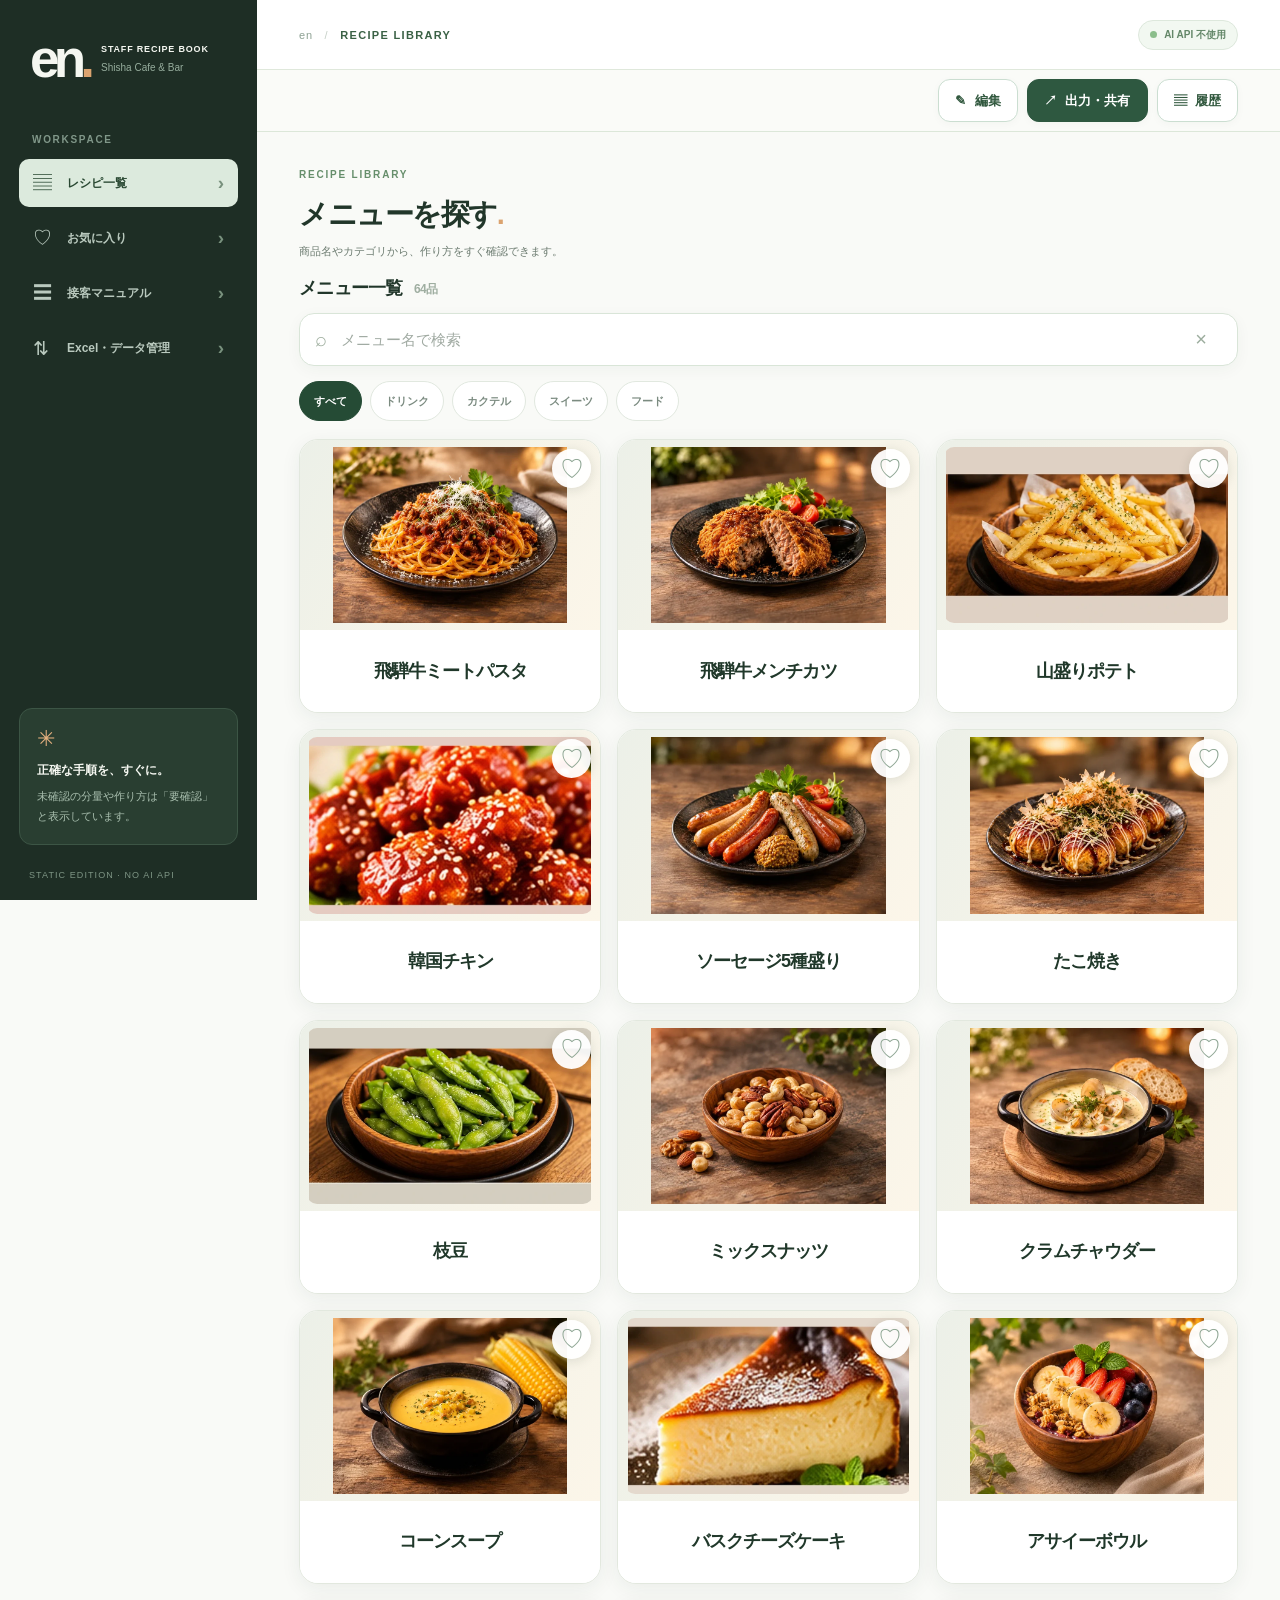
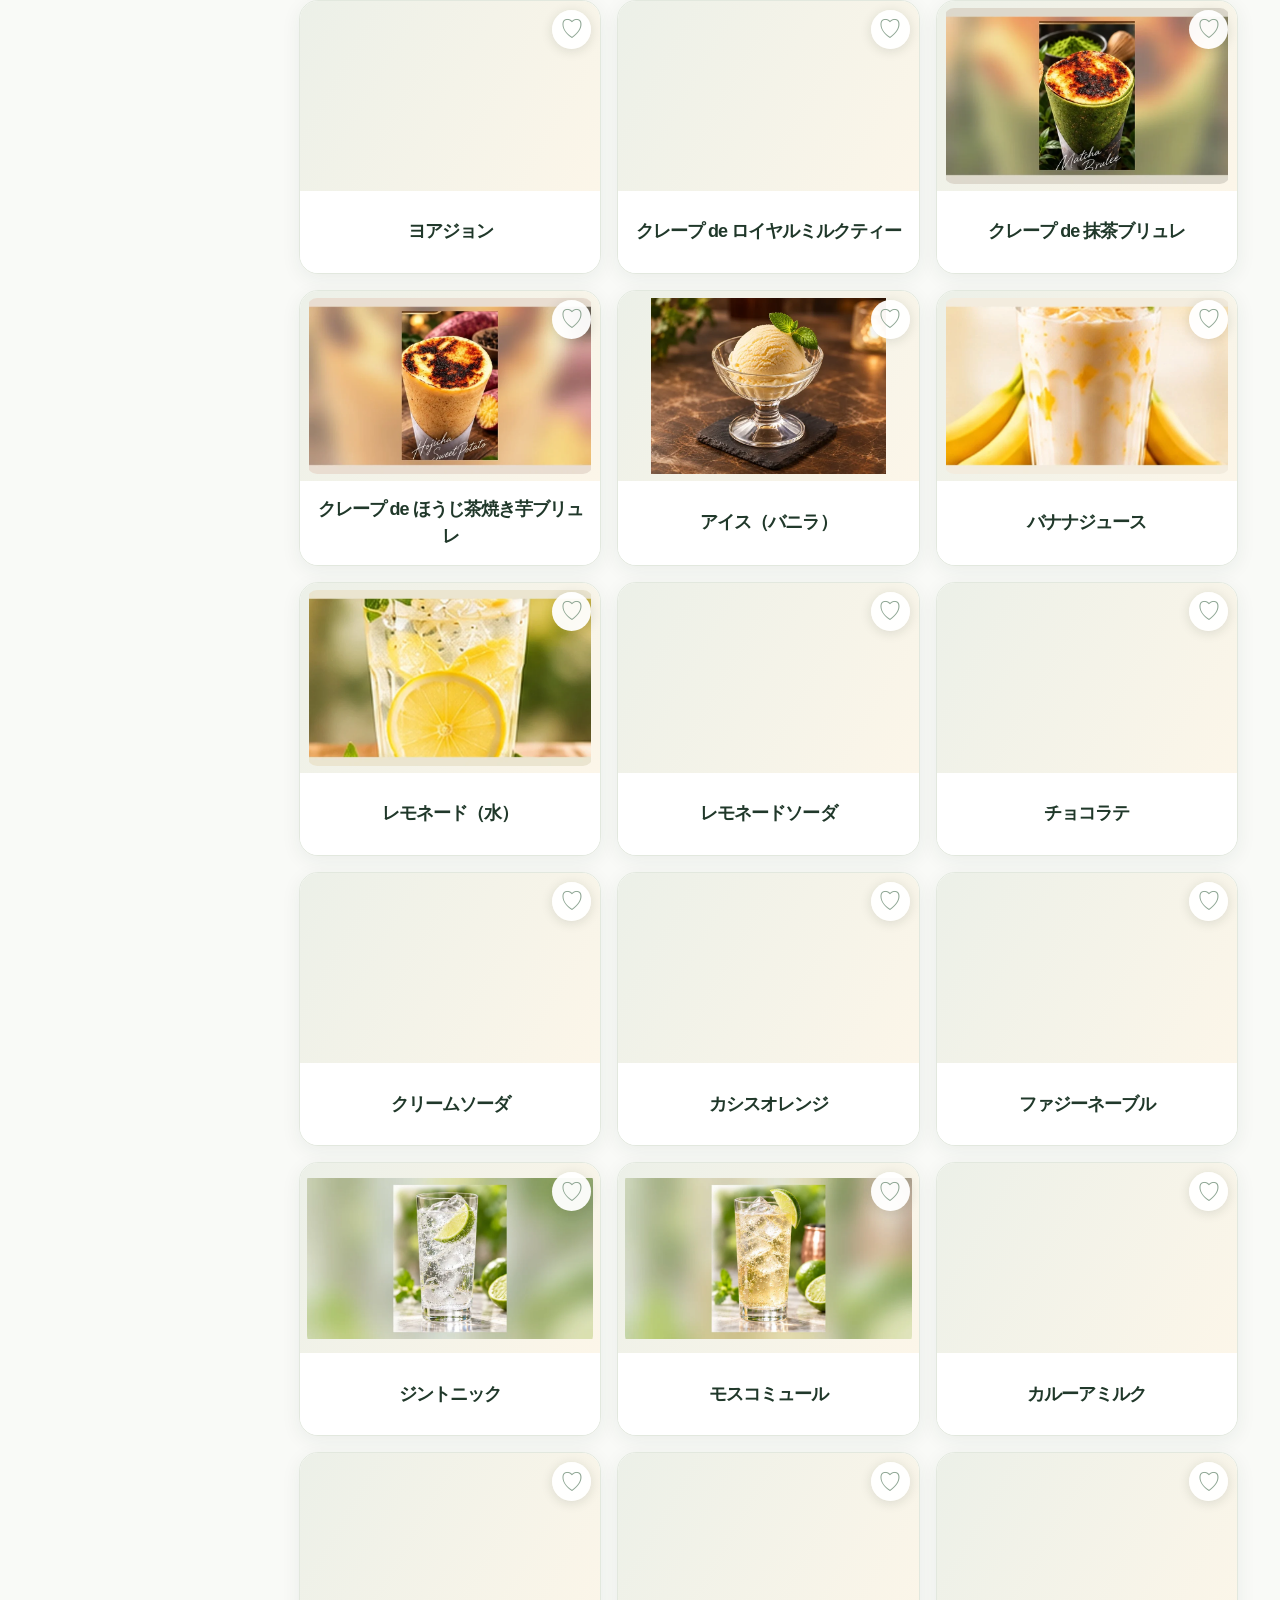
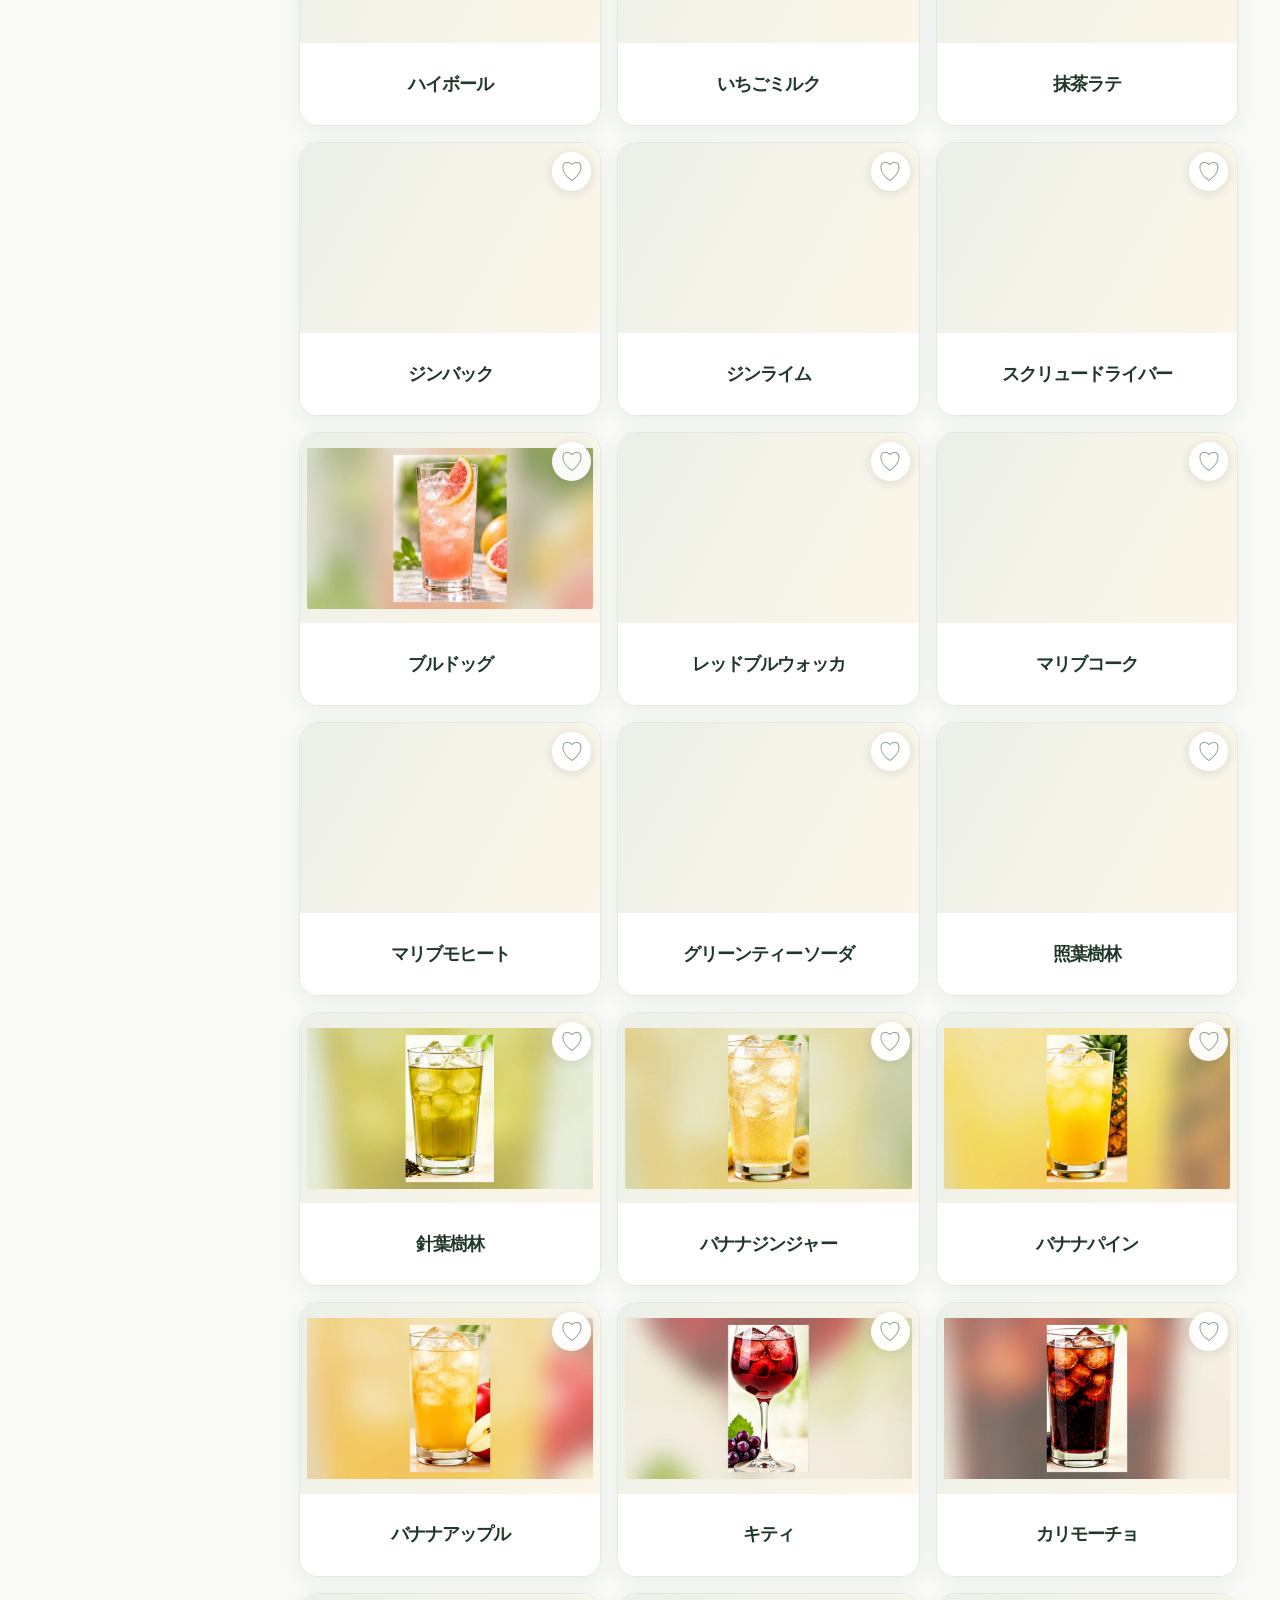
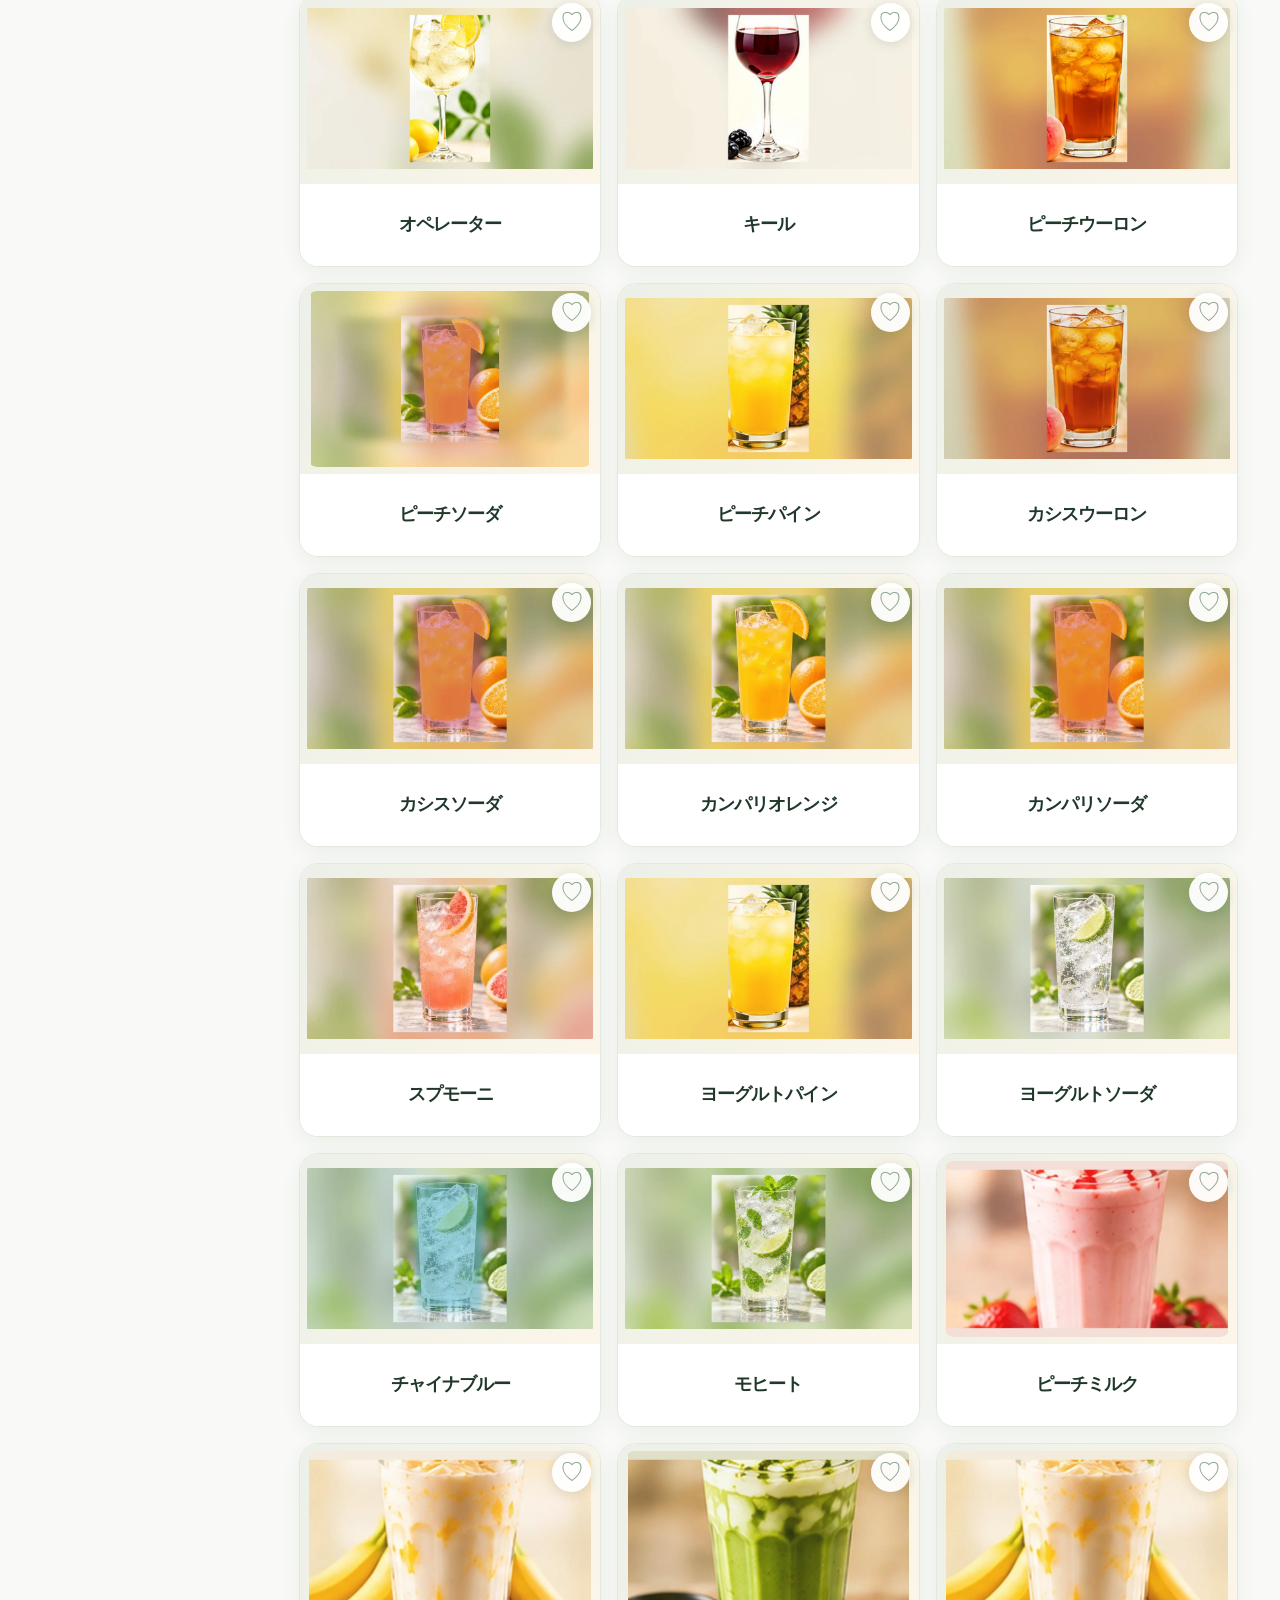
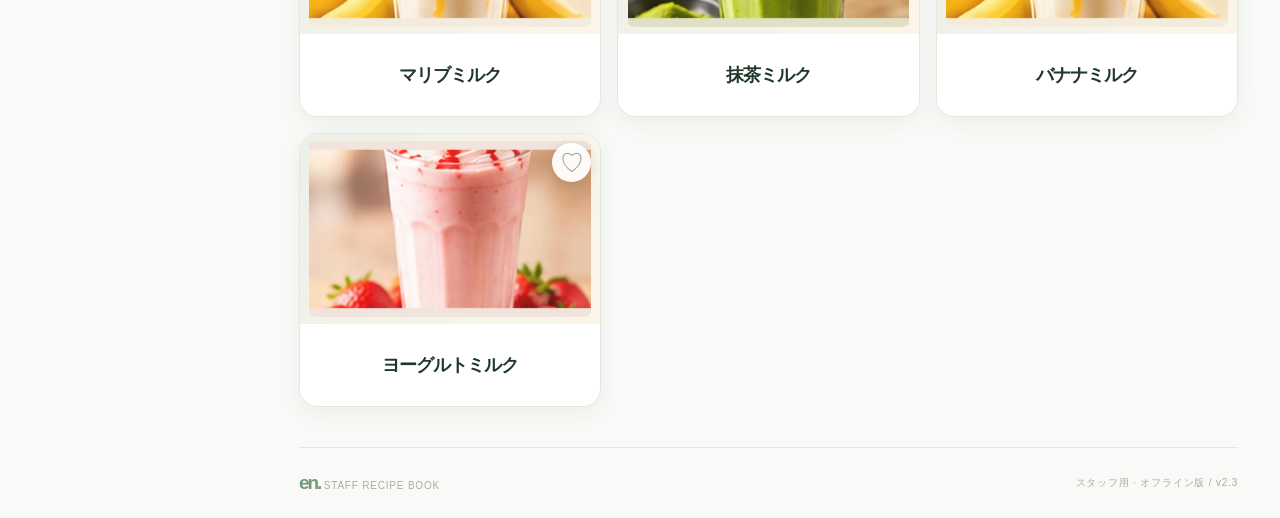
<file: index.html>
<!doctype html>
<html lang="ja">
<head>
<meta name="robots" content="noindex, nofollow, noarchive">
  <meta charset="utf-8">
  <meta name="viewport" content="width=device-width,initial-scale=1,viewport-fit=cover">
  <meta name="theme-color" content="#22382d">
  <meta name="description" content="Shisha Cafe&Bar en スタッフ用レシピブック・接客マニュアル。検索や閲覧にAI APIを使用しません。">
  <title>en STAFF RECIPE BOOK | v2.4</title>
  <link rel="stylesheet" href="./assets/css/style.css">
</head>
<body>
  <div class="shell">
    <aside class="sidebar" id="sidebar" aria-label="メニュー">
      <a class="brand" href="#/" aria-label="en ホームに戻る">
        <span class="brand-logo">en<span>.</span></span>
        <span class="brand-desc"><strong>STAFF RECIPE BOOK</strong><small>Shisha Cafe & Bar</small></span>
      </a>
      <div class="nav-label">WORKSPACE</div>
      <nav class="sidebar-nav" aria-label="ページ切り替え">
        <a href="#/" data-tab="home"><span class="nav-icon">▤</span>レシピ一覧 <span class="nav-arrow">›</span></a>
        <a href="#/favorites" data-tab="favorites"><span class="nav-icon">♡</span>お気に入り <span class="nav-arrow">›</span></a>
        <a href="#/manuals" data-tab="manuals"><span class="nav-icon">☰</span>接客マニュアル <span class="nav-arrow">›</span></a>
        <a href="#/manage" data-tab="manage"><span class="nav-icon">⇅</span>Excel・データ管理 <span class="nav-arrow">›</span></a>
      </nav>
      <div class="sidebar-note"><span class="note-spark">✳</span><strong>正確な手順を、すぐに。</strong><p>未確認の分量や作り方は「要確認」と表示しています。</p></div>
      <div class="sidebar-foot">STATIC EDITION · NO AI API</div>
    </aside>
    <div id="sidebarShade" class="sidebar-shade" hidden></div>
    <div class="workspace">
      <header class="topbar">
        <button class="mobile-menu" id="openSidebar" aria-label="メニューを開く">☰</button>
        <span class="crumb">en <span>/</span> <b id="crumbPage">RECIPE LIBRARY</b></span>
        <span class="offline-chip"><i></i> AI API 不使用</span>
      </header>
      <div class="quickedit-bar" role="toolbar" aria-label="この端末の編集ツール">
        <button type="button" id="localEdit" class="quickedit-btn" aria-label="商品情報を編集">✎ <span>編集</span></button>
        <button type="button" id="localShare" class="quickedit-btn primary" aria-label="編集内容をJSONで書き出し・共有">↗ <span>出力・共有</span></button>
        <button type="button" id="localHistory" class="quickedit-btn" aria-label="編集履歴を開く">▤ <span>履歴</span><span id="editCount" class="edit-count" hidden>0</span></button>
      </div>
      <main id="app" class="page" aria-live="polite"></main>
      <footer class="footer"><span><b>en.</b> STAFF RECIPE BOOK</span><span>スタッフ用 · オフライン版 / v2.3</span></footer>
    </div>
  </div>
  <nav class="bottom-nav" aria-label="スマートフォン用ページ切り替え">
    <a href="#/" data-tab="home"><span>⌂</span>レシピ</a>
    <a href="#/favorites" data-tab="favorites"><span>♡</span>お気に入り</a>
    <a href="#/manuals" data-tab="manuals"><span>☰</span>マニュアル</a>
    <a href="#/manage" data-tab="manage"><span>⇅</span>Excel管理</a>
  </nav>
  <dialog id="editDialog" class="staff-dialog" aria-labelledby="editDialogTitle">
    <div class="dialog-heading"><div><div class="dialog-eyebrow">LOCAL EDIT</div><h2 id="editDialogTitle">レシピを編集</h2></div><button type="button" id="closeEdit" class="close-dialog" aria-label="閉じる">✕</button></div>
    <p class="dialog-hint">変更はこの端末内だけに保存されます。全員用に反映するには「出力・共有」でJSONを送ってください。</p>
    <form id="staffEditForm">
      <label class="form-field"><span>編集する商品</span><select id="editTarget" name="target" required></select></label>
      <div id="editEmptyState" class="edit-empty" hidden>上の一覧から、編集する商品を選んでください。<br>商品を選ぶと、分量・作り方などの編集欄が表示されます。</div>
      <div id="editFields" class="edit-fields" hidden>
      <div class="form-grid">
        <label class="form-field"><span>商品名 <em>必須</em></span><input id="editName" name="name" type="text" maxlength="100" required></label>
        <label class="form-field"><span>提供・加熱時間（任意）</span><input id="editTime" name="time" type="text" placeholder="例：170℃・3分40秒" maxlength="140"></label>
        <label class="form-field"><span>カテゴリ</span><select id="editCategory" name="category"><option value="フード">フード</option><option value="ドリンク">ドリンク</option><option value="スイーツ">スイーツ</option></select></label>
        <label class="form-field"><span>種類</span><input id="editGroup" name="group" type="text" maxlength="80"></label>
      </div>
      <label class="form-field"><span>商品説明</span><textarea id="editSummary" name="summary" rows="2" maxlength="1600"></textarea></label>
      <label class="form-field"><span>材料・分量 <small>1行につき1項目</small></span><textarea id="editIngredients" name="ingredients" rows="5" placeholder="ジン：45ml
トニックウォーター：適量"></textarea></label>
      <label class="form-field"><span>作り方 <small>1行につき1手順（番号は自動で付きます）</small></span><textarea id="editSteps" name="steps" rows="6"></textarea></label>
      <label class="form-field"><span>注意事項 <small>1行につき1項目</small></span><textarea id="editNotes" name="notes" rows="3"></textarea></label>
      <div class="edit-form-warning">※ 文字の編集だけではレシピ画像内の文字は変わりません。共有後、サイト全体を更新するときに照合します。</div>
      </div>
      <div class="dialog-actions"><button type="button" id="cancelEdit" class="outline-dialog-btn">キャンセル</button><button type="submit" class="save-dialog-btn">✓ この端末に保存</button></div>
    </form>
  </dialog>
  <dialog id="historyDialog" class="staff-dialog" aria-labelledby="historyDialogTitle">
    <div class="dialog-heading"><div><div class="dialog-eyebrow">CHANGE LOG</div><h2 id="historyDialogTitle">編集履歴</h2></div><button type="button" id="closeHistory" class="close-dialog" aria-label="閉じる">✕</button></div>
    <p class="dialog-hint">履歴はこの端末だけに保存されます。出力したJSONには編集内容と履歴を含めます。</p>
    <div id="historyItems" class="history-items"></div>
    <div class="dialog-actions"><button type="button" id="importJson" class="outline-dialog-btn">↥ JSONを読み込む</button><button type="button" id="historyShare" class="save-dialog-btn">↗ 出力・共有</button></div>
  </dialog>
  <dialog id="guideDialog" class="staff-dialog staff-guide" aria-labelledby="guideDialogTitle">
    <div class="dialog-heading"><div><div class="dialog-eyebrow">SEND EDITS</div><h2 id="guideDialogTitle">ChatGPTに変更を送る</h2></div><button type="button" id="closeGuide" class="close-dialog" aria-label="閉じる">✕</button></div>
    <p class="dialog-hint" id="guideMessage">編集内容のJSONファイルを保存しました。</p>
    <ol class="guide-list"><li><strong>「ダウンロード」フォルダにある</strong><br><code>en_edits_日付.json</code> を確認</li><li><strong>ChatGPTの入力欄で「＋」を押す</strong><br>「ファイル」から保存したJSONを選択</li><li><strong>次の文章を添えて送信</strong><br>「この編集をenレシピサイト最新版に反映して」</li></ol>
    <p class="guide-foot">Androidの共有画面が開いた場合は、ChatGPTへ直接ファイルを共有してもOK。元のレシピ画像や未編集のメニューはJSONに含めません。</p>
    <div class="dialog-actions"><button type="button" id="closeGuideBottom" class="save-dialog-btn">閉じる</button></div>
  </dialog>
  <input id="importEditFile" type="file" accept=".json,application/json" hidden>
  <div class="toast" id="toast" role="status" aria-live="polite" hidden></div>
  <div class="image-lightbox" id="imageLightbox" hidden role="dialog" aria-modal="true" aria-label="レシピ画像を拡大表示">
    <div class="image-name" id="imageZoomName"></div>
    <img id="imageZoom" alt="拡大レシピ画像">
    <button class="image-close" id="imageClose" type="button">✕ 閉じる</button>
  </div>
  <script src="./assets/js/data-loader.js"></script>
  <script src="./assets/js/app.js"></script>
</body>
</html>
</file>
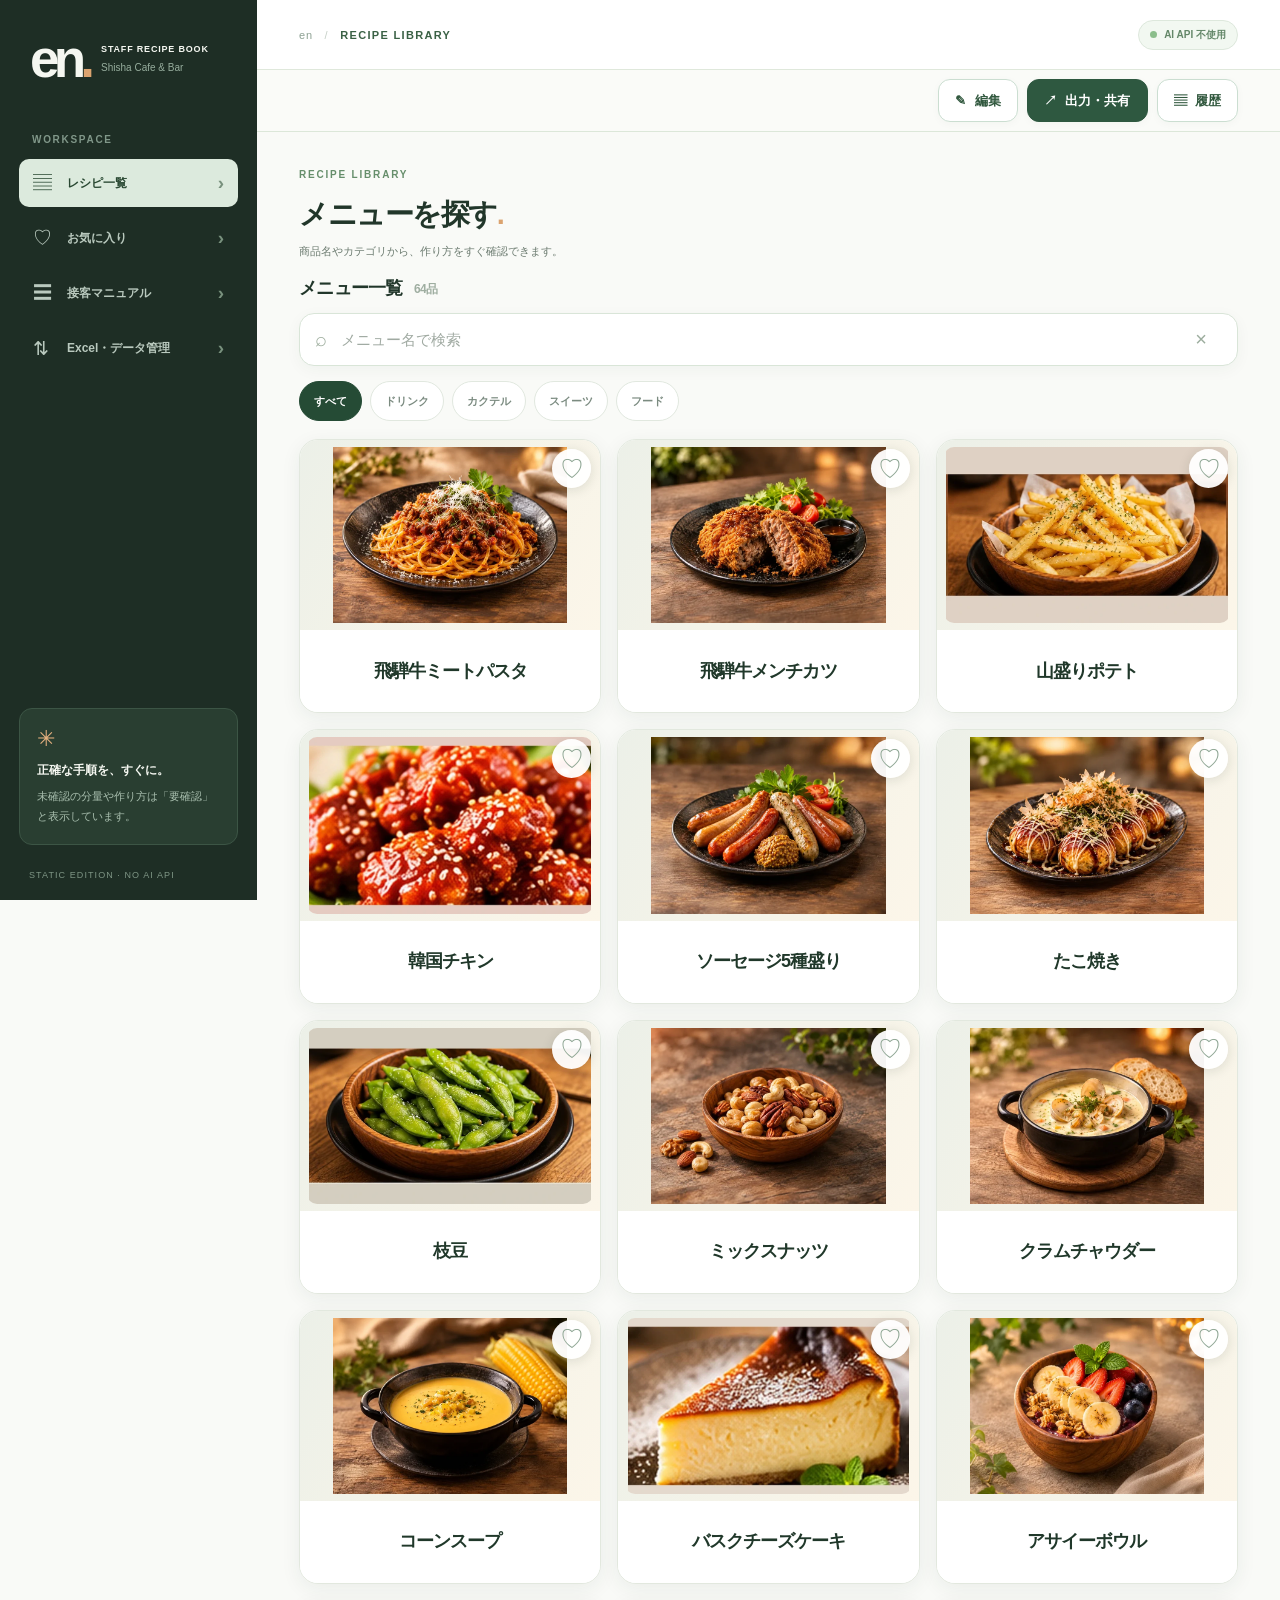
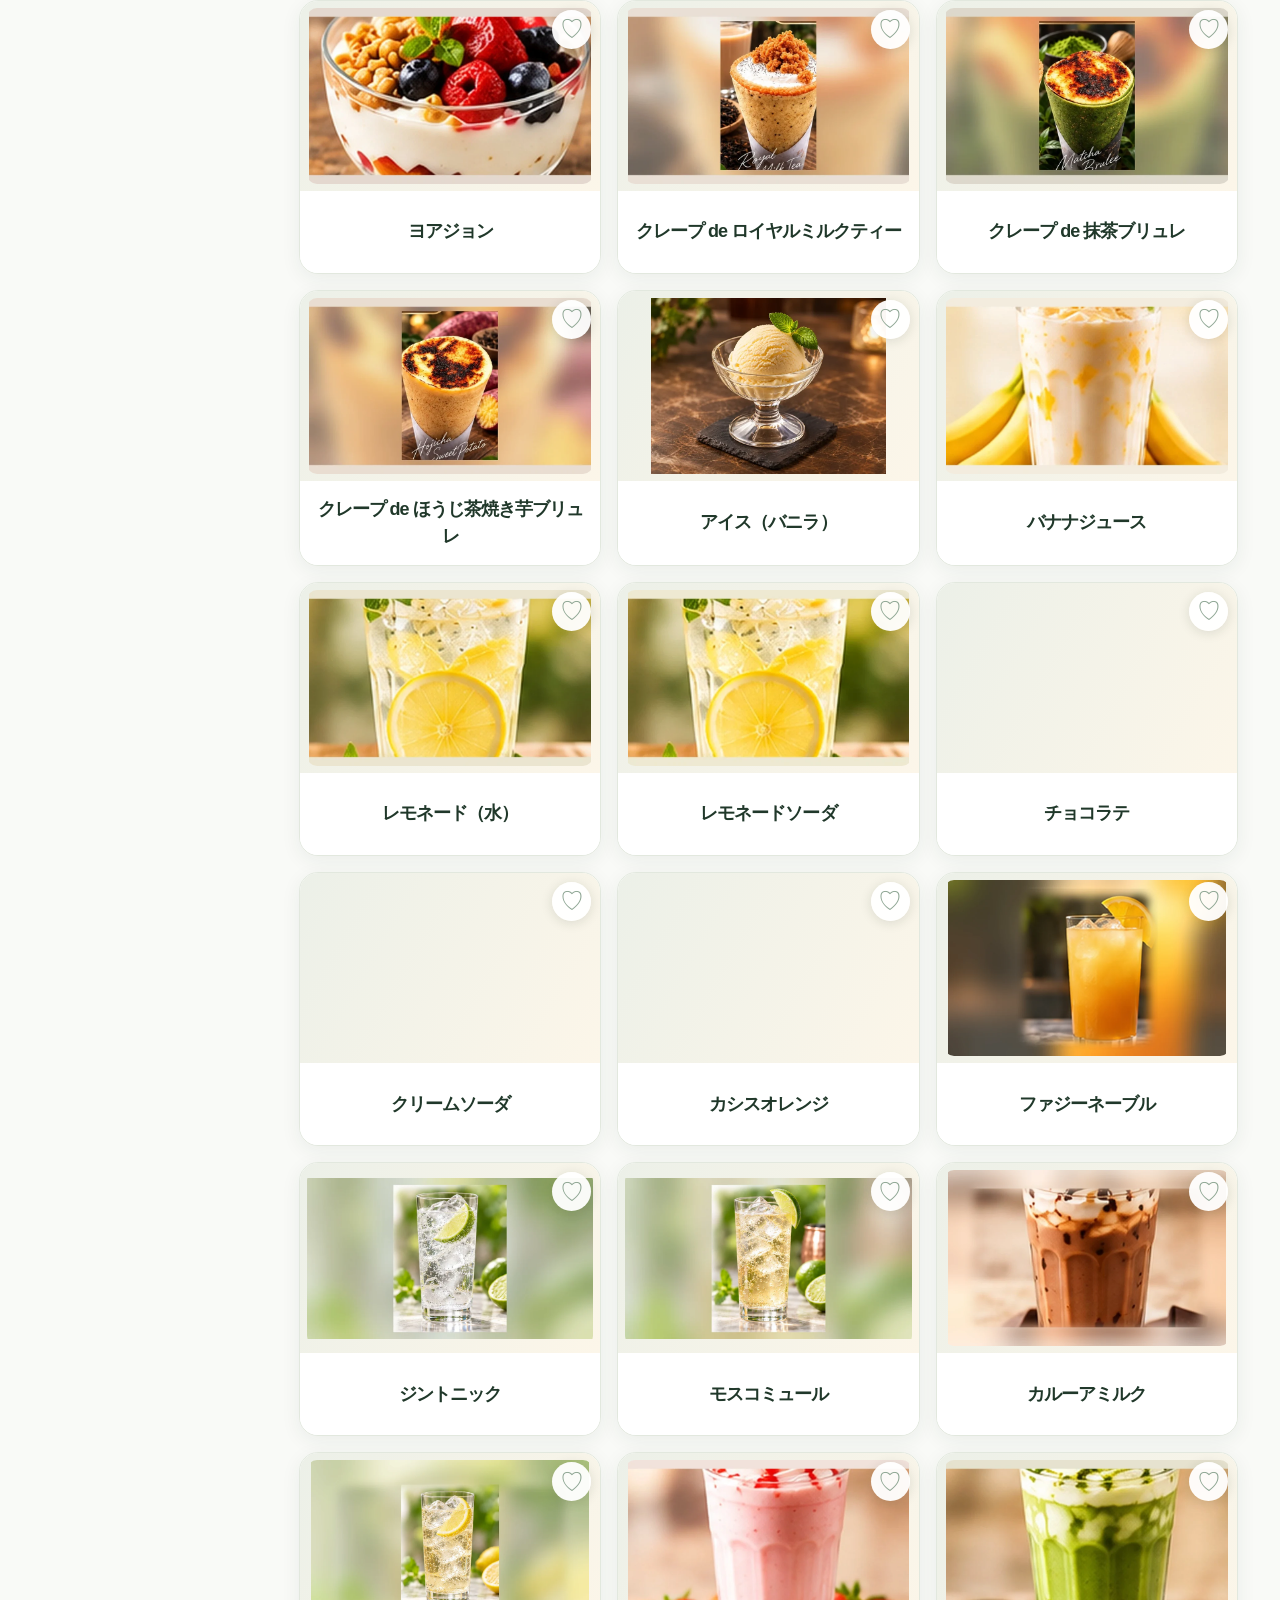
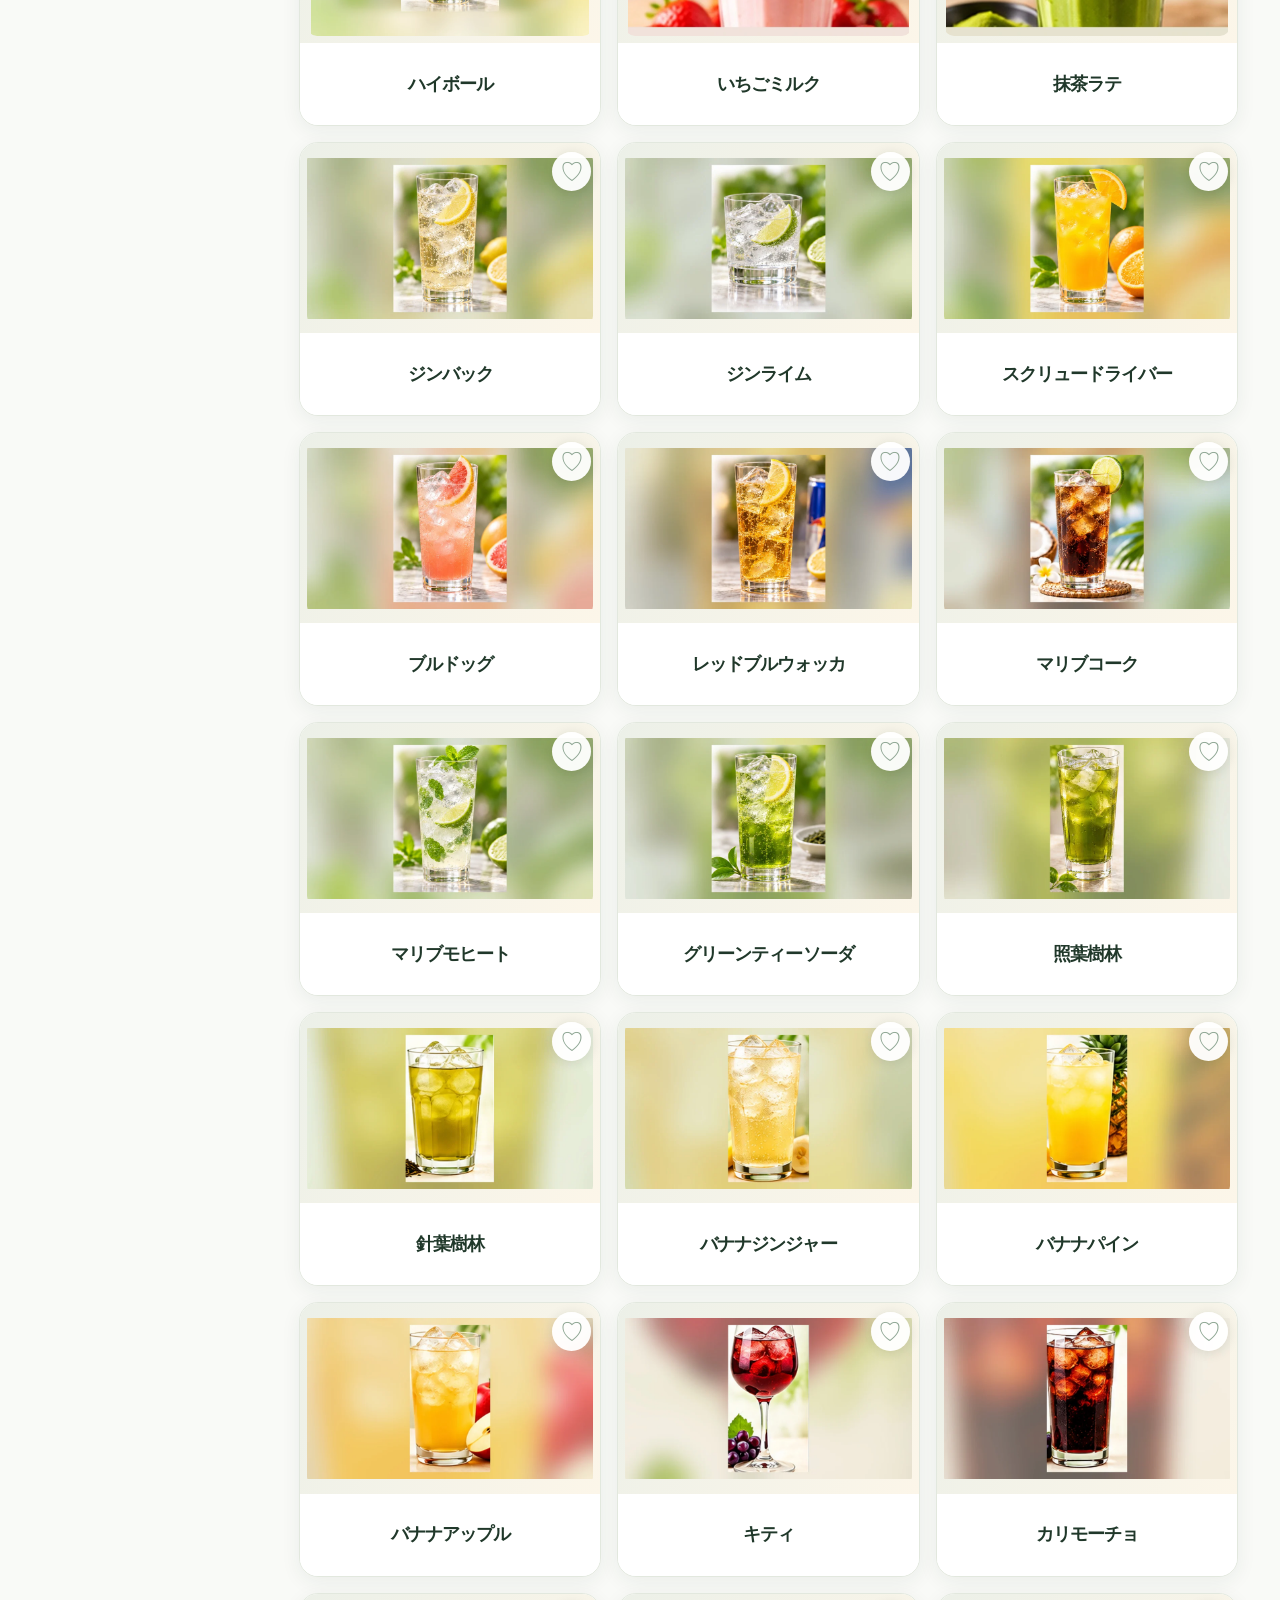
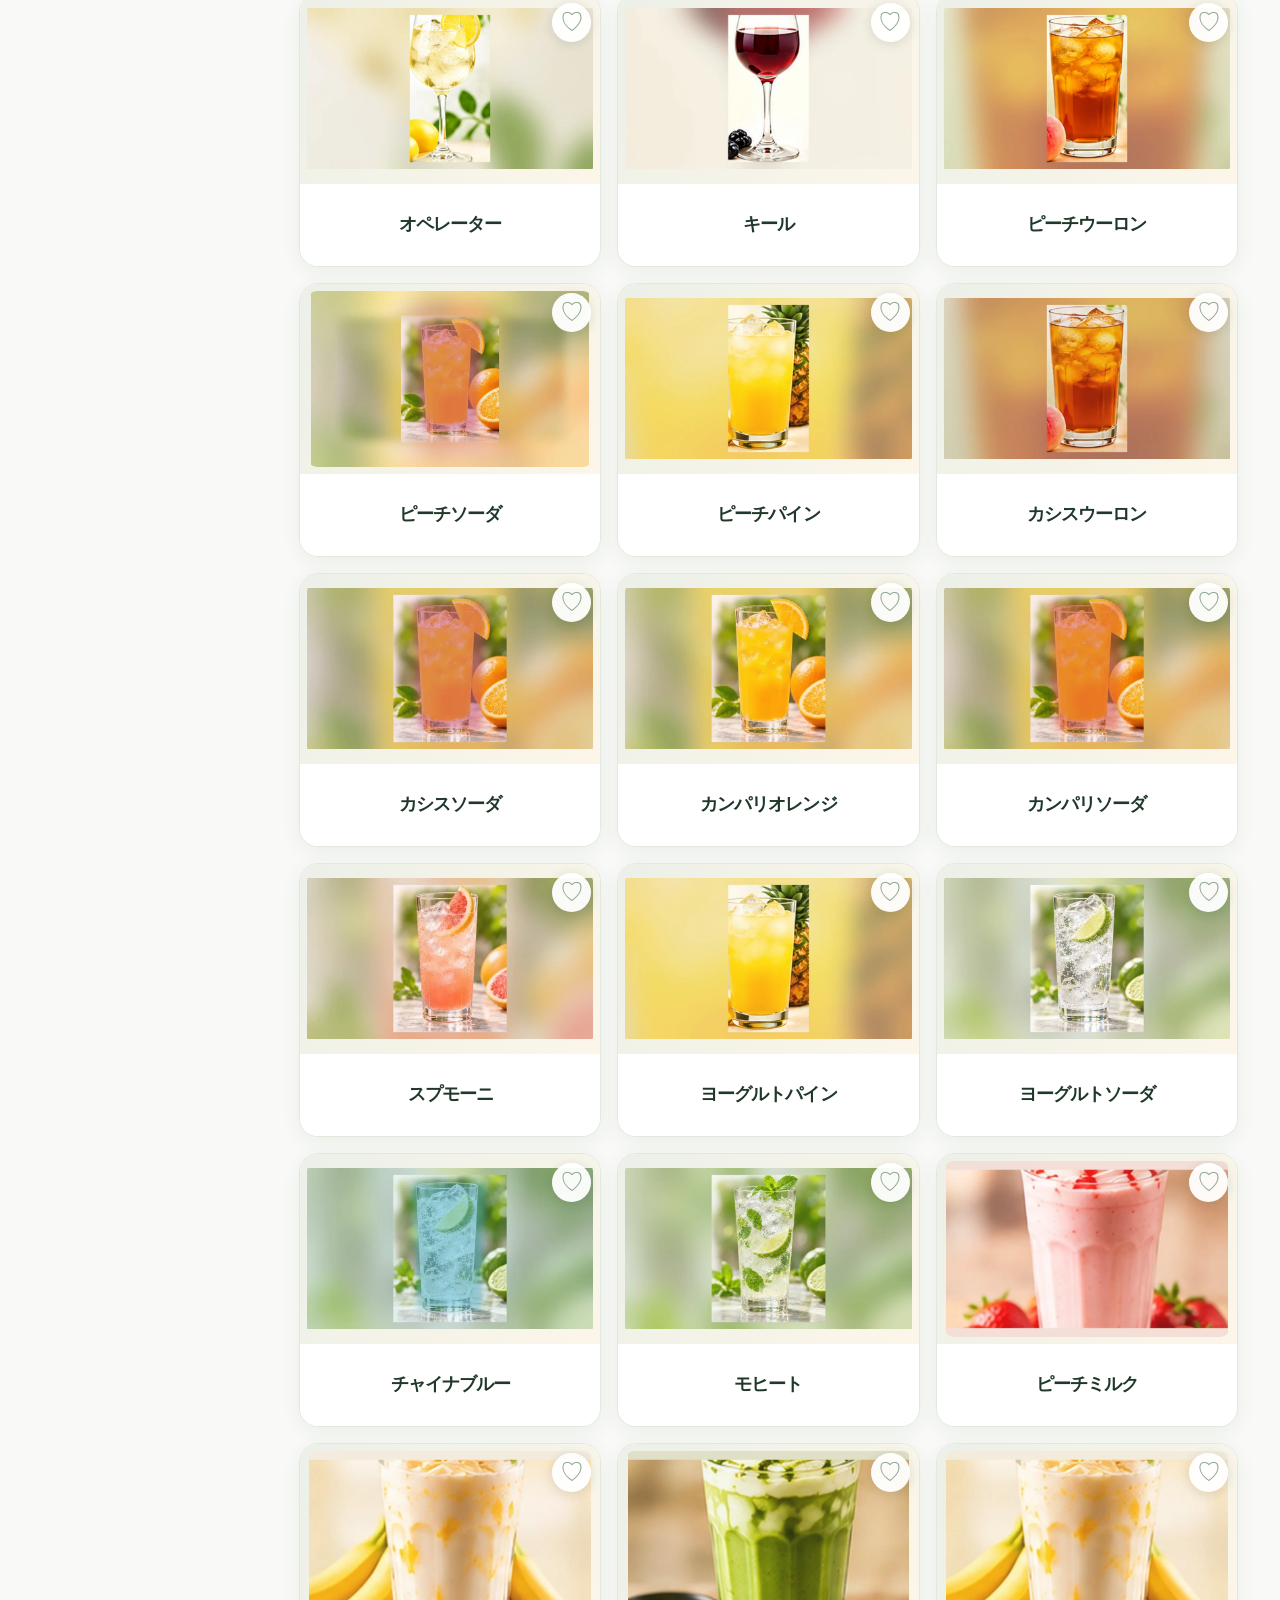
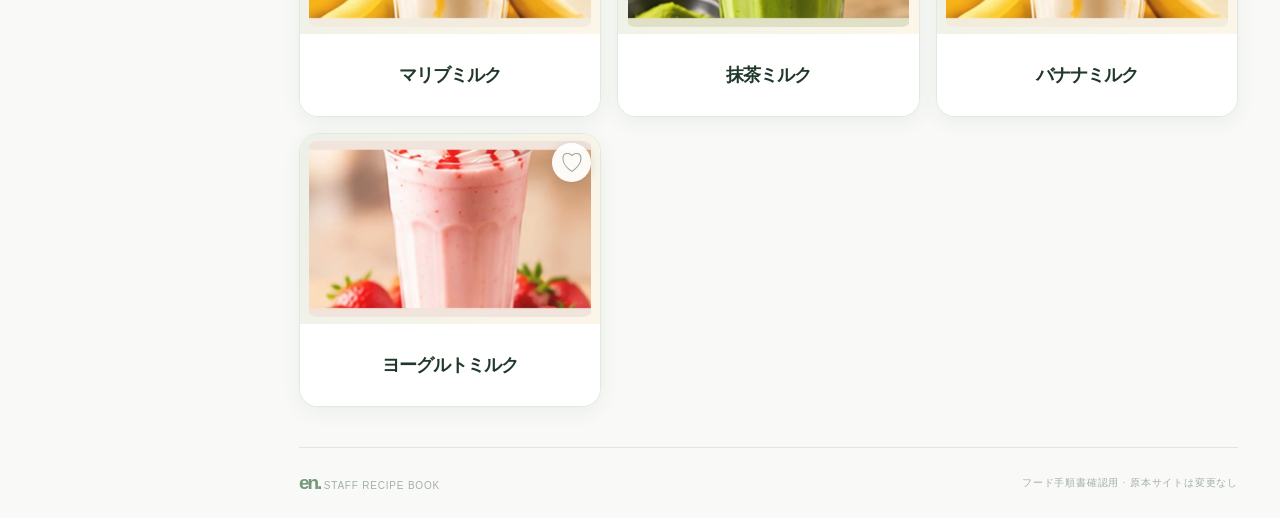
<file: food-preview.html>
<!doctype html>
<html lang="ja">
<head>
<meta name="robots" content="noindex, nofollow, noarchive">
  <meta charset="utf-8">
  <meta name="viewport" content="width=device-width,initial-scale=1,viewport-fit=cover">
  <meta name="theme-color" content="#22382d">
  <meta name="description" content="Shisha Cafe&Bar en スタッフ用レシピブック・接客マニュアル。検索や閲覧にAI APIを使用しません。">
  <title>en FOOD RECIPE PREVIEW</title>
  <link rel="stylesheet" href="./assets/css/style.css">
</head>
<body>
  <div class="shell">
    <aside class="sidebar" id="sidebar" aria-label="メニュー">
      <a class="brand" href="#/" aria-label="en ホームに戻る">
        <span class="brand-logo">en<span>.</span></span>
        <span class="brand-desc"><strong>STAFF RECIPE BOOK</strong><small>Shisha Cafe & Bar</small></span>
      </a>
      <div class="nav-label">WORKSPACE</div>
      <nav class="sidebar-nav" aria-label="ページ切り替え">
        <a href="#/" data-tab="home"><span class="nav-icon">▤</span>レシピ一覧 <span class="nav-arrow">›</span></a>
        <a href="#/favorites" data-tab="favorites"><span class="nav-icon">♡</span>お気に入り <span class="nav-arrow">›</span></a>
        <a href="#/manuals" data-tab="manuals"><span class="nav-icon">☰</span>接客マニュアル <span class="nav-arrow">›</span></a>
        <a href="#/manage" data-tab="manage"><span class="nav-icon">⇅</span>Excel・データ管理 <span class="nav-arrow">›</span></a>
      </nav>
      <div class="sidebar-note"><span class="note-spark">✳</span><strong>正確な手順を、すぐに。</strong><p>未確認の分量や作り方は「要確認」と表示しています。</p></div>
      <div class="sidebar-foot">STATIC EDITION · NO AI API</div>
    </aside>
    <div id="sidebarShade" class="sidebar-shade" hidden></div>
    <div class="workspace">
      <header class="topbar">
        <button class="mobile-menu" id="openSidebar" aria-label="メニューを開く">☰</button>
        <span class="crumb">en <span>/</span> <b id="crumbPage">RECIPE LIBRARY</b></span>
        <span class="offline-chip"><i></i> AI API 不使用</span>
      </header>
      <div class="quickedit-bar" role="toolbar" aria-label="この端末の編集ツール">
        <button type="button" id="localEdit" class="quickedit-btn" aria-label="商品情報を編集">✎ <span>編集</span></button>
        <button type="button" id="localShare" class="quickedit-btn primary" aria-label="編集内容をJSONで書き出し・共有">↗ <span>出力・共有</span></button>
        <button type="button" id="localHistory" class="quickedit-btn" aria-label="編集履歴を開く">▤ <span>履歴</span><span id="editCount" class="edit-count" hidden>0</span></button>
      </div>
      <main id="app" class="page" aria-live="polite"></main>
      <footer class="footer"><span><b>en.</b> STAFF RECIPE BOOK</span><span>フード手順書確認用 · 原本サイトは変更なし</span></footer>
    </div>
  </div>
  <nav class="bottom-nav" aria-label="スマートフォン用ページ切り替え">
    <a href="#/" data-tab="home"><span>⌂</span>レシピ</a>
    <a href="#/favorites" data-tab="favorites"><span>♡</span>お気に入り</a>
    <a href="#/manuals" data-tab="manuals"><span>☰</span>マニュアル</a>
    <a href="#/manage" data-tab="manage"><span>⇅</span>Excel管理</a>
  </nav>
  <dialog id="editDialog" class="staff-dialog" aria-labelledby="editDialogTitle">
    <div class="dialog-heading"><div><div class="dialog-eyebrow">LOCAL EDIT</div><h2 id="editDialogTitle">レシピを編集</h2></div><button type="button" id="closeEdit" class="close-dialog" aria-label="閉じる">✕</button></div>
    <p class="dialog-hint">変更はこの端末内だけに保存されます。全員用に反映するには「出力・共有」でJSONを送ってください。</p>
    <form id="staffEditForm">
      <label class="form-field"><span>編集する商品</span><select id="editTarget" name="target" required></select></label>
      <div id="editEmptyState" class="edit-empty" hidden>上の一覧から、編集する商品を選んでください。<br>商品を選ぶと、分量・作り方などの編集欄が表示されます。</div>
      <div id="editFields" class="edit-fields" hidden>
      <div class="form-grid">
        <label class="form-field"><span>商品名 <em>必須</em></span><input id="editName" name="name" type="text" maxlength="100" required></label>
        <label class="form-field"><span>提供・加熱時間（任意）</span><input id="editTime" name="time" type="text" placeholder="例：170℃・3分40秒" maxlength="140"></label>
        <label class="form-field"><span>カテゴリ</span><select id="editCategory" name="category"><option value="フード">フード</option><option value="ドリンク">ドリンク</option><option value="スイーツ">スイーツ</option></select></label>
        <label class="form-field"><span>種類</span><input id="editGroup" name="group" type="text" maxlength="80"></label>
      </div>
      <label class="form-field"><span>商品説明</span><textarea id="editSummary" name="summary" rows="2" maxlength="1600"></textarea></label>
      <label class="form-field"><span>材料・分量 <small>1行につき1項目</small></span><textarea id="editIngredients" name="ingredients" rows="5" placeholder="ジン：45ml
トニックウォーター：適量"></textarea></label>
      <label class="form-field"><span>作り方 <small>1行につき1手順（番号は自動で付きます）</small></span><textarea id="editSteps" name="steps" rows="6"></textarea></label>
      <label class="form-field"><span>注意事項 <small>1行につき1項目</small></span><textarea id="editNotes" name="notes" rows="3"></textarea></label>
      <div class="edit-form-warning">※ 文字の編集だけではレシピ画像内の文字は変わりません。共有後、サイト全体を更新するときに照合します。</div>
      </div>
      <div class="dialog-actions"><button type="button" id="cancelEdit" class="outline-dialog-btn">キャンセル</button><button type="submit" class="save-dialog-btn">✓ この端末に保存</button></div>
    </form>
  </dialog>
  <dialog id="historyDialog" class="staff-dialog" aria-labelledby="historyDialogTitle">
    <div class="dialog-heading"><div><div class="dialog-eyebrow">CHANGE LOG</div><h2 id="historyDialogTitle">編集履歴</h2></div><button type="button" id="closeHistory" class="close-dialog" aria-label="閉じる">✕</button></div>
    <p class="dialog-hint">履歴はこの端末だけに保存されます。出力したJSONには編集内容と履歴を含めます。</p>
    <div id="historyItems" class="history-items"></div>
    <div class="dialog-actions"><button type="button" id="importJson" class="outline-dialog-btn">↥ JSONを読み込む</button><button type="button" id="historyShare" class="save-dialog-btn">↗ 出力・共有</button></div>
  </dialog>
  <dialog id="guideDialog" class="staff-dialog staff-guide" aria-labelledby="guideDialogTitle">
    <div class="dialog-heading"><div><div class="dialog-eyebrow">SEND EDITS</div><h2 id="guideDialogTitle">ChatGPTに変更を送る</h2></div><button type="button" id="closeGuide" class="close-dialog" aria-label="閉じる">✕</button></div>
    <p class="dialog-hint" id="guideMessage">編集内容のJSONファイルを保存しました。</p>
    <ol class="guide-list"><li><strong>「ダウンロード」フォルダにある</strong><br><code>en_edits_日付.json</code> を確認</li><li><strong>ChatGPTの入力欄で「＋」を押す</strong><br>「ファイル」から保存したJSONを選択</li><li><strong>次の文章を添えて送信</strong><br>「この編集をenレシピサイト最新版に反映して」</li></ol>
    <p class="guide-foot">Androidの共有画面が開いた場合は、ChatGPTへ直接ファイルを共有してもOK。元のレシピ画像や未編集のメニューはJSONに含めません。</p>
    <div class="dialog-actions"><button type="button" id="closeGuideBottom" class="save-dialog-btn">閉じる</button></div>
  </dialog>
  <input id="importEditFile" type="file" accept=".json,application/json" hidden>
  <div class="toast" id="toast" role="status" aria-live="polite" hidden></div>
  <div class="image-lightbox" id="imageLightbox" hidden role="dialog" aria-modal="true" aria-label="レシピ画像を拡大表示">
    <div class="image-name" id="imageZoomName"></div>
    <img id="imageZoom" alt="拡大レシピ画像">
    <button class="image-close" id="imageClose" type="button">✕ 閉じる</button>
  </div>
  <script src="./food-preview-loader.js"></script>
  <script src="./food-preview-app.js"></script>
</body>
</html>
</file>
<file: assets/css/style.css>
:root{--bg:#faf9f6;--ink:#223329;--ink2:#52645a;--muted:#82918a;--line:#e4eae3;--forest:#20362a;--forest2:#355a40;--sage:#e2eddf;--white:#fff;--orange:#cf9b72;font-family:-apple-system,BlinkMacSystemFont,"Noto Sans JP","Yu Gothic","Hiragino Kaku Gothic ProN",Meiryo,sans-serif;color:var(--ink);background:var(--bg)}*{box-sizing:border-box}html{scroll-behavior:smooth}body{margin:0;min-width:320px}button,input,select{font:inherit}button{cursor:pointer}a{color:inherit;text-decoration:none}button:focus-visible,a:focus-visible,input:focus-visible{outline:3px solid #daa776;outline-offset:2px}h1,h2,h3,p{margin-top:0}p{line-height:1.85}.shell{display:flex;min-height:100vh}.sidebar{position:fixed;left:0;top:0;bottom:0;width:257px;padding:32px 19px 20px;background:#1e2e25;color:#f5f7f1;z-index:20;display:flex;flex-direction:column}.brand{display:flex;align-items:center;gap:12px;padding:0 11px 35px}.brand-logo{font-size:53px;font-weight:800;letter-spacing:-.11em;line-height:1}.brand-logo span,.period{color:#dba36f}.brand-desc strong{display:block;font-size:9px;letter-spacing:.09em}.brand-desc small{display:block;color:#96ad9d;font-size:10px;margin-top:8px}.nav-label{padding:14px 13px;color:#809789;font-size:10px;font-weight:800;letter-spacing:.17em}.sidebar-nav{display:grid;gap:7px}.sidebar-nav a{display:flex;align-items:center;gap:13px;min-height:48px;padding:0 14px;border-radius:10px;font-weight:750;font-size:12px;color:#b9c9be}.sidebar-nav a:hover{background:#314338}.sidebar-nav a.active{background:#dceadd;color:#294832}.nav-icon{width:21px;font-size:19px;font-weight:400}.nav-arrow{margin-left:auto;font-size:19px;color:#78917d}.sidebar-note{margin-top:auto;border:1px solid #3c5545;border-radius:13px;background:#293e31;padding:17px}.sidebar-note strong{font-size:12px}.sidebar-note p{margin:8px 0 0;font-size:11px;color:#a9bfaf;line-height:1.8}.note-spark{font-size:22px;color:#e5b07f;display:block;margin-bottom:8px}.sidebar-foot{font-size:9px;letter-spacing:.12em;color:#7e9585;margin:25px 10px 0}.workspace{margin-left:257px;min-width:0;flex:1;display:flex;flex-direction:column}.topbar{height:70px;display:flex;align-items:center;justify-content:space-between;gap:12px;padding:0 42px;background:#fff;border-bottom:1px solid var(--line)}.crumb{font-size:11px;letter-spacing:.07em;color:#8ca092}.crumb span{padding:0 8px;color:#c6d0c7}.crumb b{color:#3a6145;letter-spacing:.12em}.offline-chip{display:flex;gap:7px;align-items:center;border:1px solid #dde8dc;background:#f2f8f1;border-radius:30px;padding:7px 11px;color:#638768;font-size:10px;font-weight:750}.offline-chip i{width:7px;height:7px;border-radius:50%;background:#8bbe8b}.page{width:100%;max-width:1500px;margin:0 auto;padding:37px 42px 40px;flex:1}.eyebrow{font-size:10px;letter-spacing:.2em;color:#65926c;font-weight:800;margin-bottom:13px}.page-head{margin-bottom:24px}.page-head h1{font-size:37px;letter-spacing:-.065em;line-height:1.45;font-weight:850;margin:0}.page-head p{font-size:12px;color:var(--muted);margin:6px 0 0}.hero{min-height:255px;background:linear-gradient(115deg,#dfebdc 0%,#d8e7d5 67%,#d2e2d1 100%);border-radius:15px;position:relative;overflow:hidden;margin-bottom:19px;display:flex}.hero-text{position:relative;z-index:2;padding:31px 41px;max-width:65%}.hero-tag{font-size:10px;letter-spacing:.13em;color:#588361;font-weight:800}.hero h2{font-size:25px;letter-spacing:-.05em;line-height:1.55;margin:11px 0 7px}.hero p{font-size:12px;color:#64776a;margin:0 0 16px}.solid-btn{display:inline-flex;justify-content:center;align-items:center;gap:12px;background:#294431;color:white;border:0;border-radius:8px;padding:12px 17px;font-size:12px;font-weight:750}.solid-btn:hover{background:#365941}.hero-art{position:absolute;right:-5%;top:-35%;width:53%;height:160%;border:1px solid #b6cfb8;border-radius:50%;display:flex;align-items:center;justify-content:center;color:#fff9;font-size:150px;font-weight:850;letter-spacing:-.12em;transform:rotate(-8deg)}.hero-art::before{content:"";position:absolute;width:74%;height:74%;border-radius:50%;border:1px solid #b3cdb6}.hero-art span{color:#e6b68f}.stats{display:grid;grid-template-columns:repeat(3,minmax(0,1fr));gap:14px;margin:0 0 33px}.stat{border:1px solid var(--line);background:white;border-radius:12px;padding:17px 19px}.stat label{font-size:9px;letter-spacing:.13em;color:#a0afa2;font-weight:850}.stat strong{font-size:30px;display:block;line-height:1.4;margin-top:3px}.stat strong small{font-size:11px;color:#94a195;margin-left:5px}.stat p{font-size:10px;color:#9ba69d;margin:0}.section-title{display:flex;align-items:flex-end;justify-content:space-between;margin:8px 0 16px}.section-title h2{font-size:22px;letter-spacing:-.04em;margin:0}.section-title h2 small{font-size:12px;color:#9faea1;vertical-align:middle;margin-left:7px}.section-title>span{font-size:10px;color:#a3ada5}.search{display:flex;align-items:center;background:white;border:1px solid var(--line);border-radius:11px;height:53px;padding:0 15px;gap:12px;margin-bottom:15px;box-shadow:0 3px 12px #25372707}.search span{font-size:20px;color:#9dad9d}.search input{border:0;outline:0;min-width:0;flex:1;font-size:13px;background:transparent;color:var(--ink)}.search input::placeholder{color:#a0aaa2}.search button{border:0;background:none;font-size:20px;color:#9cad9e}.filter-area{display:flex;align-items:center;justify-content:space-between;gap:12px;margin-bottom:21px}.chips{display:flex;gap:8px;overflow:auto;scrollbar-width:none}.chips::-webkit-scrollbar{display:none}.chip{white-space:nowrap;padding:9px 14px;border-radius:24px;border:1px solid #e1e8df;background:white;color:#7b8b80;font-weight:750;font-size:11px}.chip.active{background:#294533;color:white;border-color:#294533}.review-toggle{display:flex;align-items:center;gap:6px;border:0;background:transparent;color:#98a598;font-size:11px;white-space:nowrap}.review-toggle.active{color:#b9804c;font-weight:800}.grid{display:grid;grid-template-columns:repeat(3,minmax(0,1fr));gap:16px}.card{background:white;border:1px solid var(--line);border-radius:14px;overflow:hidden;position:relative;min-width:0}.card:hover{box-shadow:0 11px 25px #17301a0e;transform:translateY(-2px);transition:.15s}.card-main{display:block;width:100%;height:100%;background:none;text-align:left;border:0;padding:0;color:inherit}.card-img{display:flex;align-items:center;justify-content:center;height:136px;overflow:hidden;position:relative}.card-img img,.photo-large img{width:100%;height:100%;object-fit:cover}
.photo-large.has-image{height:auto;min-height:180px;max-height:none;background:#fff;flex-direction:column;gap:9px;overflow:visible;padding:10px}
.photo-large.has-image img{display:block;width:100%;height:auto;max-height:900px;object-fit:contain;border-radius:8px}
.photo-large .zoom-button{padding:9px 12px;border-radius:8px;background:#e5eee3;color:#315a3f;font-weight:800;font-size:12px;width:100%}
.image-lightbox[hidden]{display:none!important}
.image-lightbox{position:fixed;inset:0;z-index:200;background:rgba(8,18,12,.95);display:flex;align-items:center;justify-content:center;flex-direction:column;padding:18px;gap:9px}
.image-lightbox img{max-width:100%;max-height:calc(100vh - 110px);object-fit:contain;border-radius:6px}
.image-lightbox .image-close{border:1px solid #e6efe5;background:#fff;border-radius:30px;color:#263d30;padding:10px 22px;font-size:13px;font-weight:800}
.image-lightbox .image-name{color:#fff;font-size:13px;font-weight:800}
.card-img::before{content:"en.";position:absolute;font-size:96px;color:#263b2819;font-weight:900;letter-spacing:-.12em;left:9px;top:-20px}.card-img:has(img)::before{display:none}.art-drink{background:#e2ebe1;color:#659273}.art-cocktail{background:#eee3dc;color:#aa8a77}.art-food{background:#eae8d6;color:#9c9465}.art-sweet{background:#f3e4dd;color:#ba8c82}.card-emoji{font-size:34px;background:#ffffffa8;border-radius:50%;width:77px;height:77px;display:flex;align-items:center;justify-content:center;z-index:1}.card-body{padding:18px 17px 14px}.card-cat{color:#7fa289;font-size:10px;font-weight:800}.card h3{font-size:16px;margin:7px 0 8px;letter-spacing:-.04em}.card p{font-size:11px;color:#92a093;line-height:1.75;height:39px;overflow:hidden;display:-webkit-box;-webkit-line-clamp:2;-webkit-box-orient:vertical;margin-bottom:15px}.card-foot{display:flex;align-items:center;justify-content:space-between;border-top:1px solid #edf0eb;padding-top:12px}.badge{border-radius:5px;padding:5px 8px;font-size:9px;font-weight:800;display:inline-flex;align-items:center;gap:5px}.badge.ok{background:#e7f3e4;color:#51855a}.badge.warn{background:#fff2e2;color:#b47f42}.badge.ref{background:#edf1f7;color:#6889a9}.arrow{color:#91a897;font-size:20px}.fav-toggle{position:absolute;right:9px;top:9px;border:0;border-radius:50%;background:#fffd;width:36px;height:36px;display:flex;align-items:center;justify-content:center;color:#8da592;font-size:22px;line-height:1}.fav-toggle.active{color:#c77663;background:#fff2ec}.empty{text-align:center;padding:56px 15px;border:1px dashed #cad9ca;background:#fbfcfa;border-radius:14px}.empty-icon{font-size:34px;color:#8da28d}.empty h3{margin:12px 0 7px}.empty p{font-size:12px;color:var(--muted)}.empty button{border:0;background:#e4eee2;color:#4b7454;padding:10px 16px;border-radius:7px;font-weight:750}.back{display:inline-flex;gap:7px;align-items:center;background:none;border:0;color:#60876a;font-weight:800;font-size:12px;padding:0;margin-bottom:26px}.detail-head{display:flex;gap:15px;align-items:start;justify-content:space-between;margin-bottom:26px}.detail-head h1{font-size:34px;letter-spacing:-.06em;margin:0 0 8px}.detail-head p{font-size:12px;color:#84928a;margin-bottom:14px}.detail-flags{display:flex;gap:8px;flex-wrap:wrap}.detail-fav{border-radius:9px;border:1px solid #dce8da;background:white;padding:12px 13px;white-space:nowrap;font-size:11px;font-weight:800;color:#64886a}.detail-fav.active{background:#fff1eb;color:#c87962;border-color:#f0d9d0}.detail-columns{display:grid;grid-template-columns:minmax(0,1.35fr) minmax(260px,.8fr);gap:19px}.left-col,.right-col{display:flex;flex-direction:column;gap:18px;min-width:0}.photo-large{height:225px;border-radius:13px;display:flex;align-items:center;justify-content:center;overflow:hidden;position:relative}.photo-large .big-art{font-size:74px;border-radius:50%;background:#ffffff80;width:140px;height:140px;display:flex;align-items:center;justify-content:center}.photo-large small{position:absolute;bottom:17px;right:20px;color:#667e6a;font-size:10px;font-weight:800}.panel{padding:23px;border-radius:13px;background:white;border:1px solid var(--line)}.panel-title{display:flex;align-items:center;gap:12px;border-bottom:1px solid #ecf0e9;margin-bottom:16px;padding-bottom:16px}.panel-title small{font-size:11px;color:#8aaf8d;font-weight:850}.panel-title h2{font-size:17px;margin:0}.panel-title em{font-size:9px;font-style:normal;letter-spacing:.13em;color:#adbbad;margin-left:auto}.steps{list-style:none;padding:0;margin:0}.steps li{display:flex;align-items:start;gap:12px;padding:12px 0;border-bottom:1px solid #f0f3ef}.steps li:last-child{border-bottom:0}.step-index{background:#ecf4ea;border-radius:7px;color:#8aaa8c;font-weight:850;font-size:11px;padding:8px}.steps p{margin:3px 0 0;font-size:12px;color:#394e3f;line-height:2}.ingredients{list-style:none;padding:0;margin:0}.ingredients li{padding:12px 0;border-bottom:1px dashed #edf1ec;font-size:12px;color:#536d5b}.ingredients li:last-child{border:0}.ingredients li::before{content:"●";font-size:7px;color:#9fbba3;margin-right:11px}.notes{list-style:none;padding:0;margin:0}.notes li{display:flex;align-items:start;gap:9px;margin:12px 0;font-size:11px;line-height:1.95;color:#6f7f73}.notes li::before{content:"!";font-size:10px;background:#fff0da;color:#b7854f;border-radius:50%;flex-shrink:0;display:flex;align-items:center;justify-content:center;width:17px;height:17px;font-weight:900}.source{border-radius:11px;background:#e9f1e7;padding:20px;color:#5c795e}.source strong{font-size:11px}.source p{font-size:11px;margin:8px 0 0}.warn-callout{display:flex;align-items:start;gap:12px;background:#fff5e6;border:1px solid #eeddbf;padding:16px 18px;border-radius:10px;color:#9d703d;font-size:11px;line-height:1.9;margin-bottom:18px}.warn-callout strong{display:block;font-size:12px}.manual-list{display:grid;grid-template-columns:repeat(3,minmax(0,1fr));gap:15px}.manual-card{text-align:left;border:1px solid var(--line);background:white;border-radius:13px;padding:23px;min-height:215px;display:flex;flex-direction:column;align-items:start;color:var(--ink)}.manual-card:hover{transform:translateY(-2px);box-shadow:0 10px 25px #0000000a}.manual-card .count{font-size:10px;color:#95aa98;letter-spacing:.1em;font-weight:800}.manual-card .manual-icon{background:#e7efe5;border-radius:11px;padding:12px;margin:14px 0;color:#5f8b67;font-size:22px}.manual-card h2{font-size:17px;margin:0 0 7px}.manual-card p{font-size:11px;color:#8b9a8c}.manual-card .go{margin-top:auto;font-size:11px;color:#64916d;font-weight:800}.script-step{display:flex;align-items:start;gap:13px;padding:16px 0;border-bottom:1px solid #eef1ed}.script-step:last-child{border:0}.script-step strong{display:block;color:#77927d;font-size:12px}.script-step p{font-size:13px;color:#3b5040;margin:6px 0}.script-step button{border:0;padding:0;background:none;font-size:10px;color:#659b75;font-weight:750}.management-notice{background:#fff5e7;border:1px solid #edd8bb;border-radius:13px;padding:22px;margin-bottom:20px;color:#98713f}.management-notice strong{font-size:13px}.management-notice p{font-size:11px;margin:6px 0 0}.management-grid{display:grid;grid-template-columns:repeat(2,minmax(0,1fr));gap:17px}.management-card{padding:26px;min-height:270px;display:flex;flex-direction:column;align-items:start}.management-card .icon{width:53px;height:53px;background:#e7f0e4;border-radius:10px;display:grid;place-items:center;font-size:23px;color:#638569}.management-card h2{font-size:17px;margin:19px 0 7px}.management-card p{font-size:11px;color:#8a998d}.management-card button{margin-top:auto}.soft-btn{padding:11px 14px;border:0;border-radius:8px;background:#e2eee1;color:#436b4b;font-size:12px;font-weight:800}.danger-btn{padding:10px 14px;border:0;border-radius:8px;background:#faeee5;color:#a76d53;font-size:11px;font-weight:800}.management-help{background:#eef5eb;border-radius:12px;padding:23px;margin-top:20px}.management-help h3{font-size:14px}.management-help li{font-size:12px;line-height:2;color:#647e68}.action-row{display:flex;flex-wrap:wrap;justify-content:space-between;align-items:center;gap:14px;border:1px solid var(--line);border-radius:12px;background:white;margin-top:18px;padding:20px}.action-row strong{font-size:12px}.action-row p{font-size:11px;color:#94a193;margin:5px 0 0}.action-row button{border:0}.footer{display:flex;justify-content:space-between;gap:15px;align-items:center;max-width:1500px;width:calc(100% - 84px);margin:0 auto;padding:24px 0;border-top:1px solid var(--line);font-size:10px;letter-spacing:.08em;color:#a3afa4}.footer b{font-size:19px;letter-spacing:-.11em;color:#74987b}.toast{position:fixed;z-index:50;bottom:25px;left:50%;transform:translateX(-50%);max-width:min(92vw,620px);background:#294431;color:white;font-size:12px;line-height:1.8;padding:13px 19px;border-radius:10px;box-shadow:0 15px 30px #16271828}.bottom-nav,.mobile-menu,.sidebar-shade{display:none}[hidden]{display:none!important}
@media(max-width:1190px){.grid{grid-template-columns:repeat(2,minmax(0,1fr))}.page{padding:30px 29px 38px}.topbar{padding:0 29px}.manual-list{grid-template-columns:repeat(2,minmax(0,1fr))}.footer{width:calc(100% - 58px)}}
@media(max-width:860px){.sidebar{width:229px}.workspace{margin-left:229px}.detail-columns{grid-template-columns:1fr}.hero-text{max-width:75%}.management-grid{grid-template-columns:1fr}}
@media(max-width:700px){.sidebar{width:260px;transform:translateX(-100%);transition:transform .18s ease}.sidebar.open{transform:translateX(0)}.sidebar-shade{display:block;position:fixed;inset:0;background:#0007;z-index:15}.workspace{margin-left:0}.topbar{height:57px;padding:0 17px}.mobile-menu{display:block;background:none;border:0;font-size:22px;color:#4e7259}.crumb{font-size:10px}.offline-chip{margin-left:auto;font-size:9px;padding:6px 9px}.page{padding:25px 16px 37px}.page-head{margin-bottom:23px}.page-head h1{font-size:31px}.page-head p{font-size:11px}.hero{min-height:244px}.hero-text{padding:26px 22px;max-width:90%}.hero h2{font-size:22px}.hero p{font-size:11px}.hero-art{right:-35%;width:85%;opacity:.52}.stats{gap:8px;margin-bottom:28px}.stat{padding:13px 10px}.stat label{font-size:7px;letter-spacing:.04em}.stat strong{font-size:25px}.stat p{font-size:9px}.section-title h2{font-size:20px}.section-title>span{display:none}.filter-area{display:block}.chips{margin-bottom:12px}.review-toggle{margin-left:auto}.grid{gap:10px}.card-img{height:105px}.card-emoji{font-size:27px;width:63px;height:63px}.card-body{padding:12px 11px 13px}.card h3{font-size:14px}.card p{font-size:10px;margin-bottom:10px}.card-cat{font-size:9px}.badge{font-size:8px;padding:5px}.fav-toggle{width:29px;height:29px;font-size:19px;right:7px;top:7px}.detail-head{align-items:start}.detail-head h1{font-size:28px}.detail-fav{padding:10px;font-size:0}.detail-fav span{font-size:22px}.photo-large{height:203px}.panel{padding:18px}.manual-list{grid-template-columns:1fr}.manual-card{min-height:170px}.detail-columns{gap:14px}.footer{width:calc(100% - 32px);padding:20px 0 92px;display:block}.footer span{display:block;margin-bottom:6px}.bottom-nav{display:grid;grid-template-columns:repeat(4,1fr);position:fixed;z-index:10;bottom:0;left:0;right:0;background:#fff;border-top:1px solid var(--line);padding:7px 5px calc(6px + env(safe-area-inset-bottom));box-shadow:0 -3px 25px #0001}.bottom-nav a{text-align:center;display:flex;flex-direction:column;align-items:center;gap:3px;font-size:9px;font-weight:750;color:#9cac9d}.bottom-nav a.active{color:#3d7250}.bottom-nav a span{font-size:23px;line-height:1.2}.toast{bottom:88px}.management-card{min-height:235px}.management-notice{padding:18px}.action-row{align-items:start;flex-direction:column}}


/* v1.7: photo-led menu cards, clean Japanese typography, better touch readability */
:root{--ink:#1f3027;--muted:#6c7b70;--line:#e3e9e0;--bg:#fafaf7}
html{scroll-behavior:auto}
.page-head h1,.detail-head h1{letter-spacing:-.045em;overflow-wrap:anywhere}
.search{border-color:#d7e1d6;box-shadow:0 5px 20px rgba(36,67,42,.04)}
.search:focus-within{outline:2px solid #b2cdb4;outline-offset:1px}
.grid{gap:20px}
.card{border-radius:16px;box-shadow:0 4px 17px rgba(37,59,44,.045)}
.card-img{height:auto;aspect-ratio:1.6/1;background:#eaf0e8}
.card-img img{display:block;width:100%;height:100%;object-fit:cover;object-position:center}
.card-body{padding:16px 17px 15px}
.card-cat{font-size:11px;letter-spacing:.02em}
.card h3{font-size:18px;line-height:1.5;margin:6px 0 7px;font-weight:850}
.card p{font-size:12px;line-height:1.8;color:#728176;height:44px;margin-bottom:14px}
.card-foot{padding-top:13px}
.fav-toggle{width:38px;height:38px;background:rgba(255,255,255,.96);box-shadow:0 2px 10px #0001;top:11px;right:11px}
.card-image-label{position:absolute;bottom:7px;right:8px;font-size:9px;color:#fff;background:#1c2f24a6;padding:3px 8px;border-radius:4px;font-weight:700;letter-spacing:.02em}
.detail-head p,.steps p,.ingredients li,.notes li{font-size:13px;color:#415247}
.detail-head p{line-height:1.95;color:#708173}
.steps p{line-height:1.95}
.ingredients li{line-height:1.9}
.photo-large.has-image img{background:#f9faf7}
.photo-large.has-image{padding:13px}
.panel-title h2{font-size:18px}
.badge{font-size:10px}
@media(max-width:700px){
  .page{padding:23px 17px 37px}
  .grid{gap:12px}
  .card-img{height:auto;aspect-ratio:1.33/1}
  .card-body{padding:13px 12px 12px}
  .card h3{font-size:15px;line-height:1.55;min-height:23px}
  .card p{font-size:11px;line-height:1.75;height:40px;margin-bottom:12px}
  .card-cat{font-size:10px}
  .card-image-label{font-size:8px;padding:2px 6px}
  .fav-toggle{width:33px;height:33px;right:7px;top:7px}
  .detail-head h1{font-size:29px}
  .steps p,.ingredients li{font-size:13px;line-height:1.9}
  .panel{padding:20px}
  .photo-large.has-image{padding:8px}
}
@media(max-width:380px){.card h3{font-size:14px}.card p{font-size:10.5px}}


/* v1.8 CLEAN PHOTO GALLERY — list cards show ONLY image + title + favorite */
.page-head{margin-bottom:15px}
.page-head h1{font-size:29px}
.page-head p{font-size:11px}
.section-title{margin:5px 0 13px}
.section-title h2{font-size:18px}
.stats,.hero{display:none!important}
.filter-area{margin-bottom:18px}
.grid{grid-template-columns:repeat(3,minmax(0,1fr));gap:19px}
.card{border-radius:17px;border:1px solid #e6ece6;box-shadow:0 4px 19px rgba(27,52,36,.045);background:#fff;overflow:hidden}
.card-main{height:100%;display:flex;flex-direction:column}
.card-img{height:auto;aspect-ratio:1.6/1;background:#edf2eb;position:relative;overflow:hidden}
.card-img img{display:block;width:100%;height:100%;object-fit:contain;object-position:center;image-rendering:auto;transform:none!important;filter:none!important;backface-visibility:hidden}
.card-body{padding:14px 14px 16px;display:flex;align-items:center;justify-content:center;min-height:64px;flex:1}
.card-body h3{font-size:17px;font-weight:850;line-height:1.6;text-align:center;letter-spacing:-.035em;margin:0;overflow-wrap:anywhere}
.card-body .card-cat,.card-body p,.card-body .card-foot,.card-image-label{display:none!important}
.fav-toggle{position:absolute;width:38px;height:38px;right:11px;top:11px;font-size:24px;border-radius:50%;background:rgba(255,255,255,.94);box-shadow:0 2px 10px rgba(0,0,0,.10)}
.card:hover{transform:none;box-shadow:0 6px 22px rgba(28,53,37,.10)}
.card:focus-within{outline:2px solid #a2c6a6;outline-offset:1px}
@media (max-width:1190px){.grid{grid-template-columns:repeat(2,minmax(0,1fr));gap:15px}}
@media (max-width:700px){
 .page{padding:20px 16px 34px}
 .page-head h1{font-size:26px}
 .page-head{margin-bottom:14px}
 .search{height:51px;margin-bottom:13px}
 .filter-area{margin-bottom:14px}
 .grid{grid-template-columns:repeat(2,minmax(0,1fr));gap:12px}
 .card{border-radius:16px}
 .card-img{height:auto;aspect-ratio:1.6/1}
 .card-body{min-height:58px;padding:10px 8px 12px}
 .card-body h3{font-size:15px;line-height:1.48;font-weight:850}
 .fav-toggle{right:7px;top:7px;width:32px;height:32px;font-size:21px}
}
@media(max-width:365px){.card-body h3{font-size:13px}.card-body{min-height:56px}}


/* v1.9: show full-glass photo within top card instead of zooming; one drink per thumbnail. */
.card-img{height:168px;background:#e6efe3;}
.card-img img{object-fit:contain!important;object-position:center center;}
@media(max-width:720px){.card-img{height:154px;}}
@media(min-width:721px){.grid{gap:18px;}}


/* v2.0: photo + product-name card; show the complete dish, no awkward magnified crop. */
.card-img {height:185px;background:linear-gradient(145deg,#e9efe5 0%,#fff9ed 100%);}
.card-img img {width:100%!important;height:100%!important;object-fit:contain!important;object-position:center!important;}
.card-body{min-height:82px;display:flex;align-items:center;justify-content:center;padding:13px 10px;}
.card-body h3{margin:0;text-align:center;line-height:1.4;overflow-wrap:anywhere;}
@media(max-width:720px){.card-img{height:162px}.card-body{min-height:84px;padding:12px 8px}.card-body h3{font-size:15px;line-height:1.45}}
.manual-visual{max-width:790px;margin:15px auto 25px;display:flex;flex-direction:column;align-items:center;background:#f8f9f6;padding:12px;border:1px solid #dee7dd;border-radius:20px;}
.manual-visual img{display:block;max-width:100%;height:auto;border-radius:12px;}
.manual-visual .zoom-button{position:static;margin:10px auto 2px;}
.image-caption{display:block;position:absolute;bottom:16px;left:16px;background:rgba(28,45,34,.88);color:white;border-radius:7px;padding:7px 11px;font-size:12px;}
.empty-recipe{text-align:left;padding:22px 25px;background:#fff6e9;border-color:#e6cea6}.empty-recipe h2{font-size:21px;margin:0 0 10px}.empty-recipe p{color:#665544;margin:0;line-height:1.8;}

/* v2.2 — cream-soda-inspired polish, compact cards and clear step-by-step instructions */
:root{--bg:#f9faf7;--ink:#21362a;--forest:#264934;--line:#dfe8db;--sage:#eaf2e8;--orange:#c99d79}
html{scroll-behavior:auto}
body{background:var(--bg)}
.topbar{box-shadow:0 2px 12px #1c332006}
.page-head .eyebrow{letter-spacing:.18em;color:#668e6b}
.page-head h1{letter-spacing:-.05em}
.search{border:1px solid #d9e5d8;border-radius:15px;box-shadow:0 4px 16px rgba(32,70,42,.045)}
.search input{font-size:15px;color:#243c2a}
.search button{min-width:42px;min-height:42px}
.chip,.base-chip{min-height:40px;transition:background .13s,color .13s}
.chip.active,.base-chip.active{background:#254b35;color:white;border-color:#254b35}
.base-filter{padding:13px 14px 15px;background:#eef4ea;border:1px solid #dfe9dc;border-radius:15px;margin:0 0 19px}
.base-label{color:#436a4d;font-size:13px;font-weight:850;letter-spacing:.025em;margin-bottom:10px}
.base-chips{display:flex;gap:8px;flex-wrap:wrap}
.base-chip{border-radius:99px;padding:9px 13px;border:1px solid #d6e1d1;background:#fff;color:#44694e;font-size:12px;font-weight:800}
.grid{gap:16px}
.card{border-radius:19px;box-shadow:0 5px 20px rgba(32,55,38,.065);border:1px solid #e2e8de;transition:box-shadow .15s}
.card:hover{transform:none;box-shadow:0 9px 28px rgba(32,55,38,.12)}
.card-img{height:auto;aspect-ratio:1.58/1;background:linear-gradient(120deg,#ecf0e8,#fcf6e9);padding:7px}
.card-img img{width:100%!important;height:100%!important;object-fit:contain!important;object-position:center!important;border-radius:10px}
.card-body{min-height:82px;padding:15px 10px;background:#fff}
.card-body h3{font-size:18px;line-height:1.5;color:#20382a;letter-spacing:-.055em}
.fav-toggle{width:39px;height:39px;top:9px;right:9px;background:#fffffff2;box-shadow:0 2px 12px #14281420}
.fav-toggle.active{background:#fff1e9;color:#bf7459}
.detail-head{margin-bottom:15px;align-items:center}
.detail-head h1{line-height:1.38;font-size:clamp(27px,3vw,39px);margin:0 0 11px}
.detail-head .eyebrow{margin-bottom:8px;letter-spacing:.1em}
.detail-fav{border-radius:14px;min-height:45px;min-width:48px}
.detail-fav span{font-size:23px}
.back{font-size:14px;min-height:44px;margin-bottom:15px}
.status-callout{border-radius:14px;border:1px solid #dce9d9;background:#f0f7ec;padding:12px 16px;margin:8px 0 20px}
.status-callout strong{display:block;font-weight:900;font-size:13px;margin-bottom:3px;color:#2e623d}
.status-callout p{margin:0;font-size:12px;line-height:1.65;color:#53715a}
.status-callout.is-reference{background:#fff7ea;border-color:#eed8b5}
.status-callout.is-reference strong{color:#995f22}
.status-callout.is-reference p{color:#765d3e}
.status-callout.is-pending{background:#fff2eb;border-color:#f2ded0}
.status-callout.is-pending strong{color:#a7663f}
.recipe-quick-grid{display:grid;grid-template-columns:minmax(0,1fr) minmax(0,1fr);gap:18px;align-items:stretch;margin-bottom:18px}
.recipe-cover{position:relative;overflow:hidden;border:1px solid #e1e8dd;border-radius:19px;background:linear-gradient(125deg,#edf2e8,#fff8ee);margin:0;min-height:235px;display:flex;align-items:center;justify-content:center;padding:16px}
.recipe-cover img{width:100%;max-width:100%;height:auto;max-height:300px;object-fit:contain;border-radius:11px;display:block}
.recipe-cover figcaption{position:absolute;bottom:10px;right:12px;background:#203a2cca;color:#fff;padding:4px 9px;font-size:10px;font-weight:750;border-radius:7px}
.recipe-cover .big-art{font-size:65px}
.panel{border:1px solid #e0e8dd;border-radius:18px;box-shadow:0 3px 15px rgba(28,53,35,.035)}
.quick-ingredients{margin:0;display:flex;flex-direction:column;justify-content:flex-start}
.panel-title{margin-bottom:15px}
.panel-title h2{font-weight:900;letter-spacing:-.03em}
.ingredients{padding-left:0;list-style:none;margin:0}
.ingredients li{padding:9px 2px;border-bottom:1px solid #e8eee6;line-height:1.6;color:#32483a;font-weight:600;font-size:14px;overflow-wrap:anywhere}
.ingredients li:last-child{border-bottom:0}
.primary-directions{margin-bottom:18px}
.primary-directions .steps{margin:0}
.primary-directions .steps li{padding-top:11px;padding-bottom:11px}
.steps p{color:#2c4235;font-size:15px;line-height:1.85;overflow-wrap:anywhere}
.recipe-poster-section{margin-bottom:18px}
.recipe-poster-preview{display:flex;position:relative;flex-direction:column;align-items:center;justify-content:center;width:100%;border:1px solid #dfebdb;background:#f7f9f4;border-radius:13px;padding:14px;color:#34583b;min-height:120px}
.recipe-poster-preview img{display:block;width:auto;max-width:min(100%,610px);height:auto;max-height:580px;object-fit:contain}
.image-zoom-label{display:inline-block;margin:10px auto 0;padding:10px 18px;font-size:13px;font-weight:850;background:#e8f0e4;border-radius:999px}
.recipe-poster-preview:focus-visible{outline:3px solid #a4c8a9}
.detail-notes{margin:0 0 18px}
.detail-source{word-break:break-word;overflow-wrap:anywhere;padding:15px 18px;margin-bottom:20px}
.detail-source p{font-size:12px;line-height:1.75;margin:6px 0 0}
.yoajung-note{border:1px solid #efcc94;background:#fff9eb;border-radius:13px;padding:13px 16px;margin:0 0 18px;color:#885a2e}
.yoajung-note strong{font-size:14px}
.yoajung-note p{margin:5px 0 0;font-size:12px;line-height:1.7}
.manual-list{gap:14px}
.manual-card{border-radius:17px;min-height:175px}
.manual-card h2{font-size:18px}
@media(max-width:700px){
 .page{padding:20px 15px 38px}
 .page-head{margin-bottom:14px}
 .page-head h1{font-size:27px}
 .section-title h2{font-size:20px}
 .search{height:52px;margin-bottom:14px}
 .filter-area{margin-bottom:14px}
 .chips{padding-bottom:2px}
 .chip{padding:9px 14px;font-size:12px;min-height:41px}
 .base-filter{padding:13px 11px 13px;margin:0 0 17px}
 .base-chips{display:flex;flex-wrap:nowrap;overflow-x:auto;scrollbar-width:none;padding:2px 0 5px}
 .base-chips::-webkit-scrollbar{display:none}
 .base-chip{flex:0 0 auto;font-size:12px;min-height:40px}
 .grid{grid-template-columns:repeat(2,minmax(0,1fr));gap:12px}
 .card{border-radius:17px}
 .card-img{height:auto;aspect-ratio:1.42/1;padding:6px}
 .card-body{min-height:76px;padding:11px 7px 13px}
 .card-body h3{font-size:15px;line-height:1.48}
 .fav-toggle{width:35px;height:35px;right:7px;top:7px;font-size:22px}
 .detail-head{gap:10px;margin-bottom:15px}
 .detail-head h1{font-size:28px}
 .detail-fav{font-size:0;min-width:48px;padding:10px}
 .detail-fav span{font-size:25px}
 .status-callout{padding:11px 13px;margin-bottom:15px}
 .status-callout p{font-size:12px}
 .recipe-quick-grid{grid-template-columns:1fr;gap:12px;margin-bottom:12px}
 .recipe-cover{min-height:185px;padding:10px;border-radius:17px}
 .recipe-cover img{max-height:205px;width:100%}
 .panel{padding:18px 17px}
 .panel-title h2{font-size:19px}
 .ingredients li{font-size:14px;padding:9px 2px}
 .steps p{font-size:15px;line-height:1.85}
 .primary-directions{margin-bottom:12px}
 .recipe-poster-section{margin-bottom:12px}
 .recipe-poster-preview{padding:9px}
 .recipe-poster-preview img{max-width:100%;max-height:460px}
 .manual-card{min-height:150px}
 .bottom-nav a{min-height:54px;justify-content:center;font-size:10px}
 .bottom-nav a span{font-size:24px}
}
@media(max-width:370px){.card-body h3{font-size:14px}.card-img{aspect-ratio:1.30/1}}
@media(prefers-reduced-motion:reduce){*,*::before,*::after{scroll-behavior:auto!important;transition:none!important;animation:none!important}}


/* v2.3: offline/local editor and data handoff */
.quickedit-bar{position:sticky;top:0;z-index:12;display:flex;justify-content:flex-end;align-items:center;gap:9px;padding:9px 42px;background:rgba(250,251,248,.97);border-bottom:1px solid #dce7d9;backdrop-filter:blur(12px)}
.quickedit-btn{position:relative;display:inline-flex;align-items:center;justify-content:center;gap:8px;min-height:43px;border:1px solid #cbded1;border-radius:12px;padding:8px 16px;background:#fff;color:#31583e;font-size:13px;font-weight:850;letter-spacing:.01em;box-shadow:0 2px 9px #1e382708}
.quickedit-btn.primary{background:#2e5840;color:#fff;border-color:#2e5840}
.edit-count{min-width:20px;height:20px;padding:0 5px;background:#dcecd7;border-radius:99px;display:inline-flex;align-items:center;justify-content:center;color:#254e34;font-size:11px}
.edit-count[hidden]{display:none}
.quickedit-btn:active{transform:scale(.98)}
.staff-dialog{width:min(96vw,680px);max-height:min(90dvh,850px);border:1px solid #cddfd0;border-radius:22px;padding:25px 25px 20px;background:#fcfdfa;color:#243b2d;box-shadow:0 25px 80px #07190d55;overscroll-behavior:contain}
.staff-dialog::backdrop{background:rgba(10,31,19,.64);backdrop-filter:blur(3px)}
.dialog-heading{display:flex;justify-content:space-between;align-items:flex-start;gap:12px;margin-bottom:13px}
.dialog-eyebrow{font-size:10px;font-weight:900;color:#7fa589;letter-spacing:.17em}
.dialog-heading h2{font-size:25px;line-height:1.25;margin:4px 0 0;color:#26412d}
.close-dialog{min-height:43px;min-width:43px;border-radius:13px;background:#f1f6ef;border:1px solid #d4e4d3;color:#425f4b;font-size:20px}
.dialog-hint{background:#f2f7ee;border-radius:12px;padding:11px 13px;color:#58715d;font-size:13px;line-height:1.7;margin:0 0 16px}
.staff-dialog form{display:block}
.form-grid{display:grid;grid-template-columns:1fr 1fr;gap:12px}
.form-field{display:flex;flex-direction:column;gap:7px;margin:0 0 14px;font-size:13px;font-weight:850;color:#304e39}
.form-field span em{font-size:10px;font-style:normal;color:#b06a4f}
.form-field span small{font-size:11px;font-weight:500;color:#78907d}
.form-field input,.form-field select,.form-field textarea{width:100%;border:1px solid #cbded0;background:#fff;border-radius:11px;color:#223b2b;font-size:15px;line-height:1.65;padding:11px 12px;outline-offset:2px;min-height:44px}
.form-field textarea{resize:vertical;font-size:14px;min-height:78px;white-space:pre-wrap}
.form-field textarea:focus,.form-field input:focus,.form-field select:focus{border-color:#699b77;outline:2px solid #9bc7a1}
.edit-form-warning{border-left:4px solid #d6a275;background:#fff7e9;color:#7e6247;font-size:12px;line-height:1.7;padding:10px 12px;margin-bottom:16px}
.dialog-actions{display:flex;flex-wrap:wrap;justify-content:flex-end;gap:9px;border-top:1px solid #dfe9df;padding-top:15px;margin-top:12px}
.outline-dialog-btn,.save-dialog-btn{min-height:46px;padding:11px 17px;border-radius:12px;font-size:13px;font-weight:850}
.outline-dialog-btn{background:#fff;border:1px solid #b9d0bc;color:#335640}
.save-dialog-btn{background:#2c593b;border:1px solid #2c593b;color:#fff}
.history-items{display:grid;gap:12px;max-height:55vh;overflow:auto}
.history-item{padding:12px 14px;border:1px solid #dce7d9;background:#fff;border-radius:13px}
.history-item header{display:flex;justify-content:space-between;gap:6px;font-size:12px;color:#78917d;margin-bottom:6px}
.history-item strong{font-size:15px;color:#284d36}
.history-item ul{padding-left:19px;margin:8px 0 0;color:#485c4b;font-size:12px;line-height:1.8}
.history-empty{padding:25px;text-align:center;color:#668172;background:#eff5ed;border-radius:13px;font-size:13px}
.guide-list{list-style:none;counter-reset:count;padding:0;margin:10px 0 18px;display:grid;gap:10px}
.guide-list li{counter-increment:count;position:relative;padding:12px 12px 12px 49px;background:#f6f9f4;border:1px solid #e1e9de;border-radius:12px;font-size:13px;line-height:1.75}
.guide-list li::before{content:counter(count);position:absolute;left:12px;top:15px;width:27px;height:27px;border-radius:50%;display:grid;place-items:center;background:#315d42;color:#fff;font-weight:900}
.guide-list code{color:#30684d;word-break:break-all}
.guide-foot{font-size:12px;color:#728676;line-height:1.8}
.local-edited-note{border:1px solid #c8dcc9;border-radius:12px;padding:11px 13px;background:#ebf5e9;color:#31563d;font-size:12px;font-weight:750;margin:-3px 0 14px}
.local-time{margin:8px 0 0;color:#50765a;font-size:13px;font-weight:800}
@media(max-width:700px){
 .quickedit-bar{padding:8px 12px;gap:7px;justify-content:space-between}
 .quickedit-btn{flex:1;min-width:0;padding:7px 4px;min-height:45px;gap:4px;font-size:12px;border-radius:10px}
 .staff-dialog{width:calc(100vw - 16px);padding:17px 14px 15px;max-height:88dvh;border-radius:17px}
 .dialog-heading h2{font-size:22px}
 .form-grid{grid-template-columns:1fr 1fr;gap:8px}
 .form-grid .form-field:first-child{grid-column:1 / -1}
 .form-field{margin-bottom:12px}
 .form-field input,.form-field select,.form-field textarea{font-size:16px}
 .dialog-actions{justify-content:stretch}
 .dialog-actions button{flex:1}
}
@media(max-width:355px){.quickedit-btn{font-size:11px}.form-grid{grid-template-columns:1fr}}


/* v2.4 — explicit item selection, no stale edit form */
.edit-fields[hidden],.edit-empty[hidden]{display:none!important}
.edit-empty{margin:4px 0 18px;padding:20px 14px;border:1px dashed #bcd5c0;border-radius:13px;background:#f1f7ef;color:#426448;text-align:center;font-size:14px;line-height:1.9}
.save-dialog-btn:disabled{opacity:.5;cursor:not-allowed}
.form-field select#editTarget{border-color:#9fbea7;background:#fff;box-shadow:0 1px 0 #e8f1e7}
</file>
